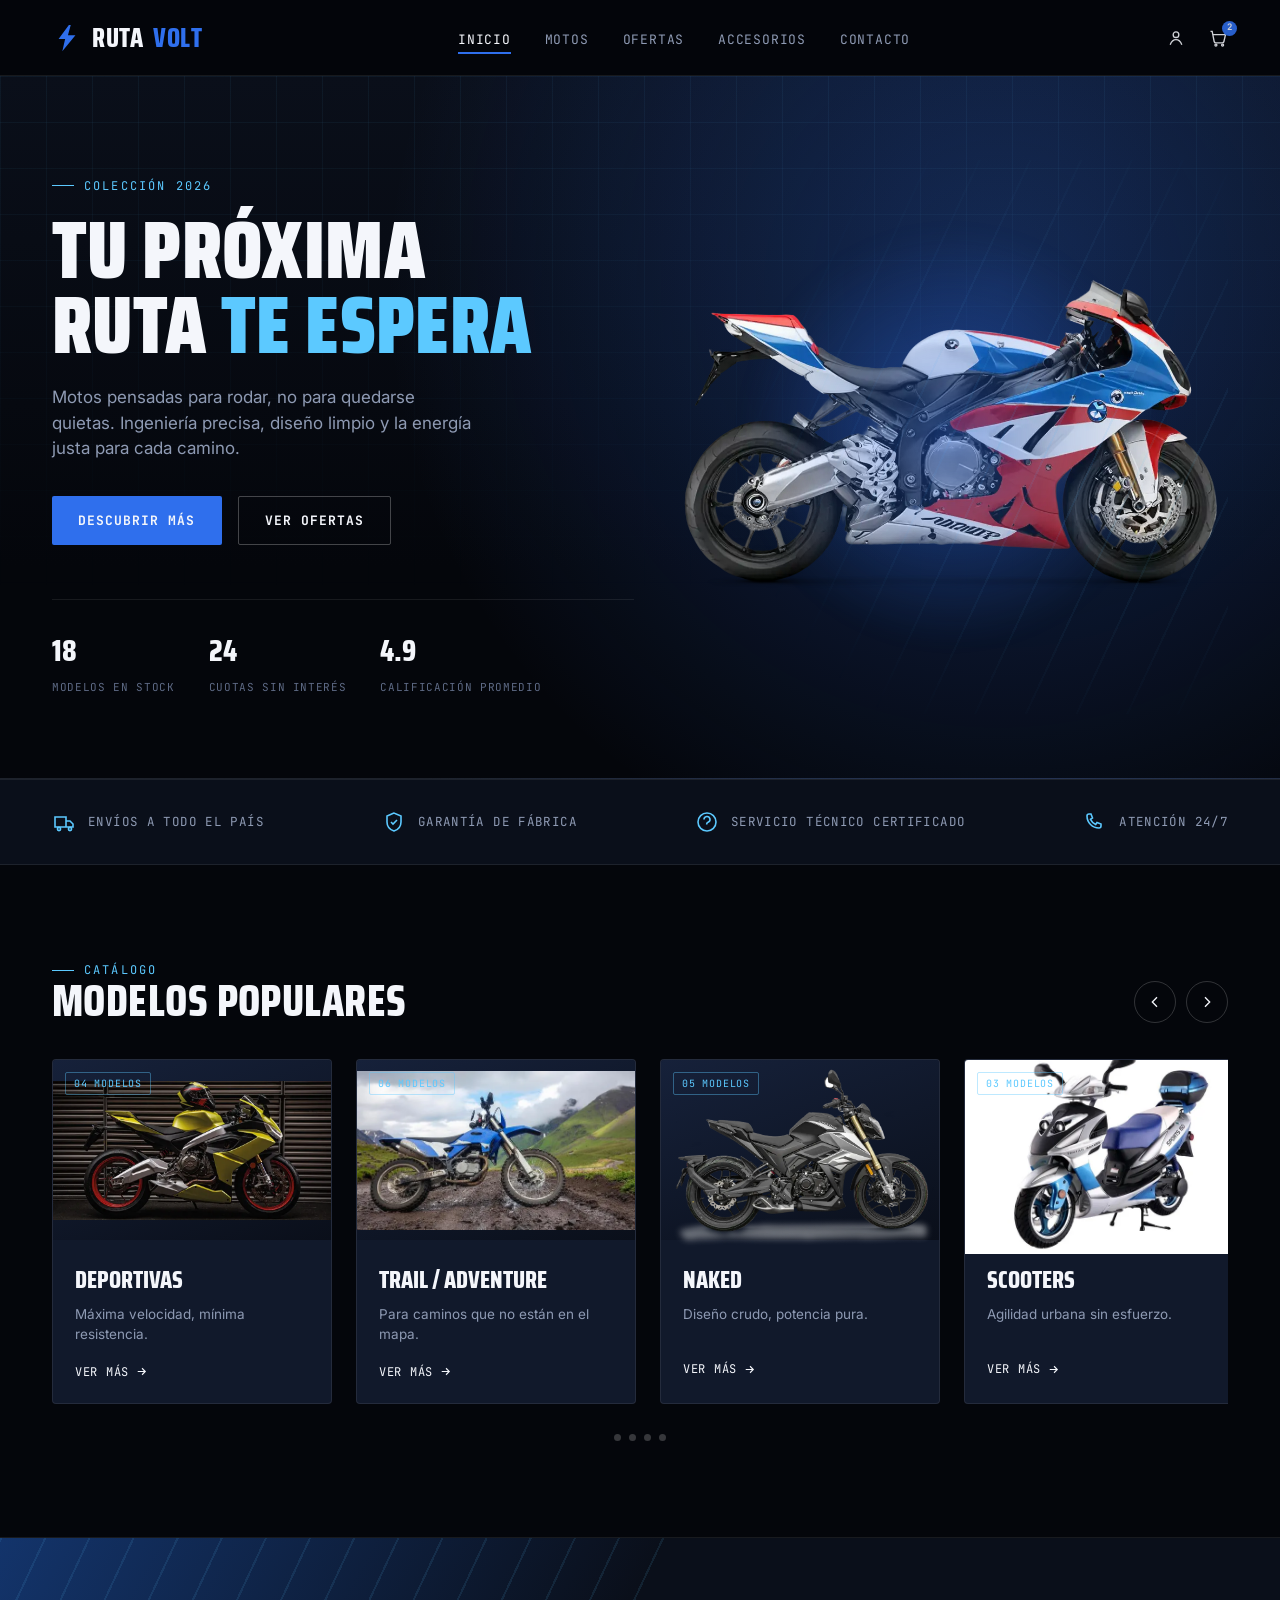
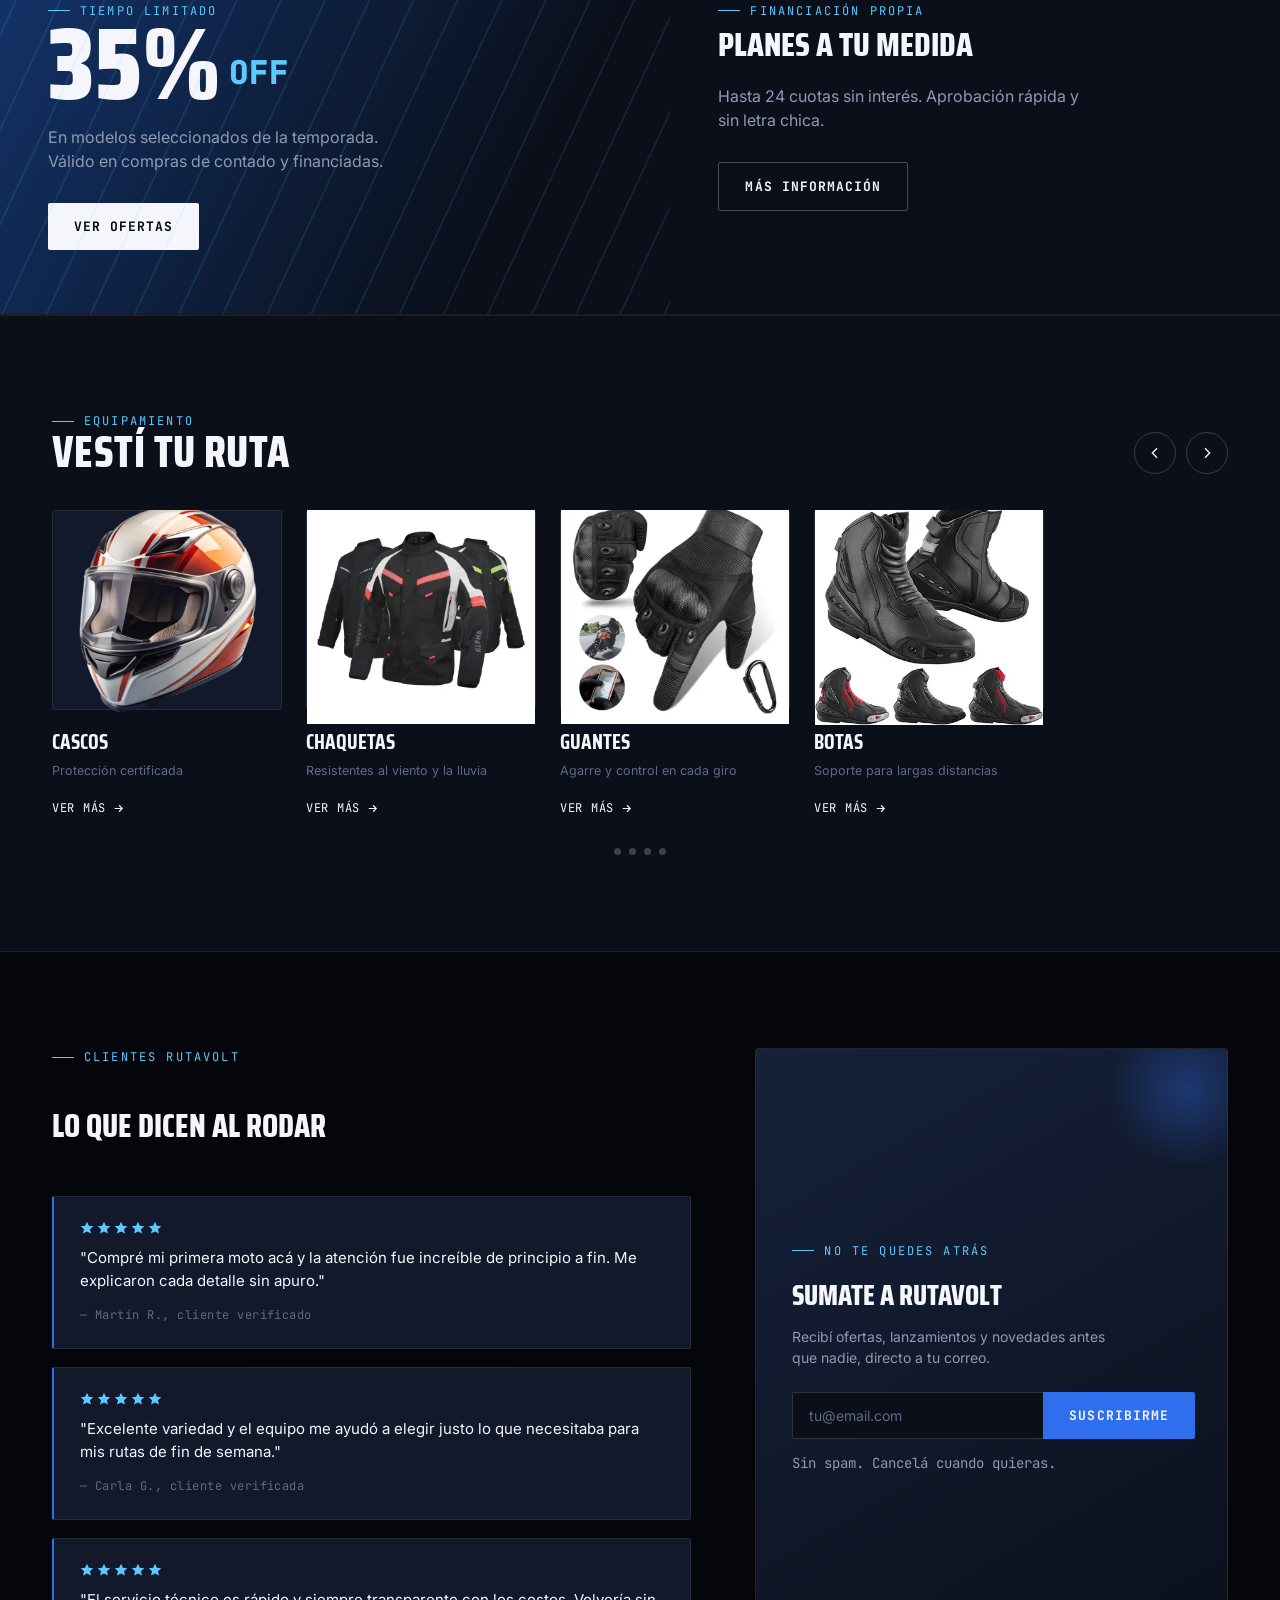
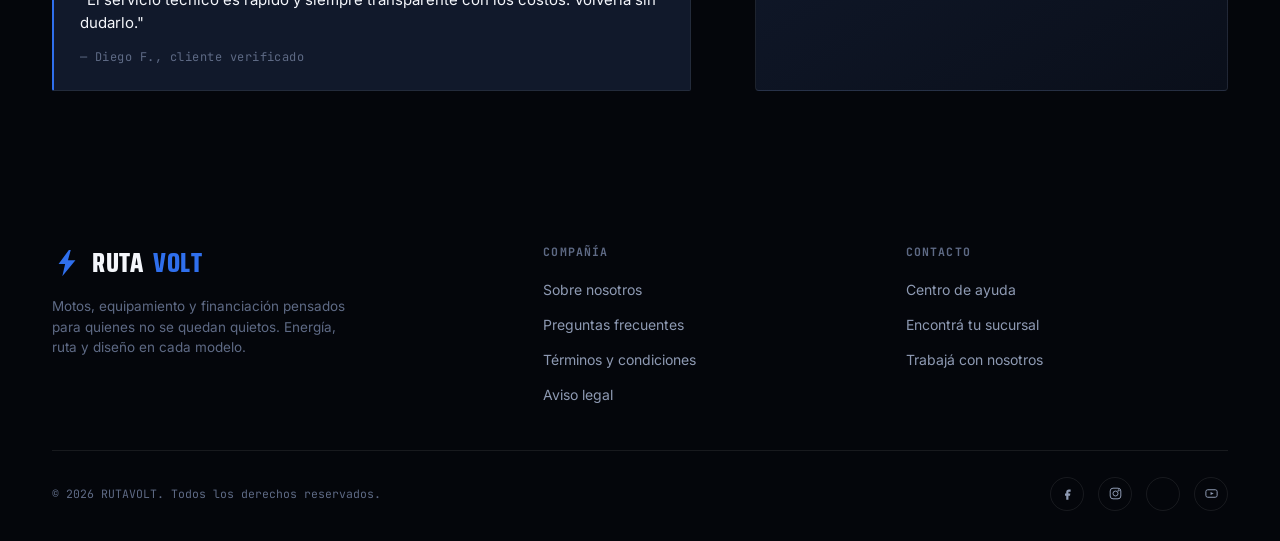
<file: index.html>
<!DOCTYPE html>
<html lang="es">
<head>
<meta charset="UTF-8">
<meta name="viewport" content="width=device-width, initial-scale=1.0">
<title>RUTAVOLT — Motos y Equipamiento</title>
<link rel="preconnect" href="https://fonts.googleapis.com">
<link rel="preconnect" href="https://fonts.gstatic.com" crossorigin>
<link href="https://fonts.googleapis.com/css2?family=Saira+Condensed:wght@600;700;800;900&family=Inter:wght@400;500;600;700&family=JetBrains+Mono:wght@500;700&display=swap" rel="stylesheet">
<link rel="stylesheet" href="css/style.css">
</head>
<body>

<header>
  <div class="wrap nav-row">
    <a href="#" class="logo">
      <svg class="mark" viewBox="0 0 32 32" fill="none" xmlns="http://www.w3.org/2000/svg">
        <path d="M18 2 7 17h7l-3 13 14-17h-8l3-11z" fill="#2F6FED"/>
      </svg>
      RUTA<span>VOLT</span>
    </a>
    <nav class="primary-nav">
      <ul>
        <li><a href="#" class="active">Inicio</a></li>
        <li><a href="catalogo.html">Motos</a></li>
        <li><a href="ofertas.html">Ofertas</a></li>
        <li><a href="equipamiento.html">Accesorios</a></li>
        <li><a href="#contacto">Contacto</a></li>
      </ul>
    </nav>
    <div class="nav-icons">
      <a href="#" aria-label="Cuenta">
        <svg viewBox="0 0 24 24" fill="none" stroke="currentColor" stroke-width="1.6"><circle cx="12" cy="8" r="3.4"/><path d="M5 20c1.6-4 4.2-6 7-6s5.4 2 7 6"/></svg>
      </a>
      <a href="#" class="cart-wrap" aria-label="Carrito">
        <svg viewBox="0 0 24 24" fill="none" stroke="currentColor" stroke-width="1.6"><path d="M3 4h2l2.4 12.2a2 2 0 0 0 2 1.6h7.7a2 2 0 0 0 2-1.6L21 8H6"/><circle cx="9.5" cy="20.5" r="1.2"/><circle cx="17.5" cy="20.5" r="1.2"/></svg>
        <span class="cart-badge">2</span>
      </a>
    </div>
  </div>
</header>

<section class="hero">
  <div class="wrap hero-grid">
    <div>
      <span class="eyebrow">Colección 2026</span>
      <h1>TU PRÓXIMA<br>RUTA <em>TE ESPERA</em></h1>
      <p class="lede">Motos pensadas para rodar, no para quedarse quietas. Ingeniería precisa, diseño limpio y la energía justa para cada camino.</p>
      <div class="hero-ctas">
        <a href="catalogo.html" class="btn btn-primary">Descubrir más</a>
        <a href="ofertas.html" class="btn btn-ghost">Ver ofertas</a>
      </div>
      <div class="hero-stats">
        <div><b>18</b><span>Modelos en stock</span></div>
        <div><b>24</b><span>Cuotas sin interés</span></div>
        <div><b>4.9</b><span>Calificación promedio</span></div>
      </div>
    </div>
    <div class="hero-art">
      <div class="speed-lines"></div>
      <div class="glow"></div>
      <img src="img/ee.webp" alt="Moto eléctrica RUTAVOLT en carretera" class="hero-bike">
    </div>
  </div>
</section>

<div class="trust">
  <div class="wrap">
    <div class="trust-item">
      <svg viewBox="0 0 24 24" fill="none" stroke="currentColor" stroke-width="1.6"><path d="M3 7h11v10H3zM14 11h4l3 3v3h-7z"/><circle cx="7" cy="19" r="1.6"/><circle cx="18" cy="19" r="1.6"/></svg>
      <span>Envíos a todo el país</span>
    </div>
    <div class="trust-item">
      <svg viewBox="0 0 24 24" fill="none" stroke="currentColor" stroke-width="1.6"><path d="M12 3 5 6v6c0 4.5 3 7.7 7 9 4-1.3 7-4.5 7-9V6z"/><path d="M9 12l2 2 4-4"/></svg>
      <span>Garantía de fábrica</span>
    </div>
    <div class="trust-item">
      <svg viewBox="0 0 24 24" fill="none" stroke="currentColor" stroke-width="1.6"><circle cx="12" cy="12" r="9"/><path d="M9 9.5a3 3 0 1 1 4 2.8c-.8.3-1.3.9-1.3 1.7v.5M12 17h.01"/></svg>
      <span>Servicio técnico certificado</span>
    </div>
    <div class="trust-item">
      <svg viewBox="0 0 24 24" fill="none" stroke="currentColor" stroke-width="1.6"><path d="M4 6a2 2 0 0 1 2-2h2l1.5 4-2 1.3a11 11 0 0 0 5.2 5.2L14 12.5 18 14v2a2 2 0 0 1-2 2C9.4 18 4 12.6 4 6z"/></svg>
      <span>Atención 24/7</span>
    </div>
  </div>
</div>

<section class="modelos" id="modelos">
  <div class="wrap">
    <div class="section-head">
      <div>
        <span class="eyebrow">Catálogo</span>
        <h2>Modelos populares</h2>
      </div>
      <div class="carousel-nav">
        <a href="#m1" class="car-btn" aria-label="Anterior"><svg viewBox="0 0 24 24" fill="none" stroke="currentColor" stroke-width="2"><path d="M15 5l-7 7 7 7"/></svg></a>
        <a href="#m4" class="car-btn" aria-label="Siguiente"><svg viewBox="0 0 24 24" fill="none" stroke="currentColor" stroke-width="2"><path d="M9 5l7 7-7 7"/></svg></a>
      </div>
    </div>

    <div class="carousel">
      <div class="carousel-track">

        <article class="model-card corner-frame" id="m1">
          <div class="art">
            <span class="tag">04 modelos</span>
            <img src="img/deportiva.webp" alt="Moto deportiva en pista de carreras" class="model-img">
          </div>
          <div class="body">
            <h3>Deportivas</h3>
            <p>Máxima velocidad, mínima resistencia.</p>
            <div class="row">
              <a href="modelo.html?id=deportivas" class="more-link">Ver más <svg viewBox="0 0 24 24" fill="none" stroke="currentColor" stroke-width="2"><path d="M5 12h14M13 6l6 6-6 6"/></svg></a>
            </div>
          </div>
        </article>

        <article class="model-card corner-frame" id="m2">
          <div class="art">
            <span class="tag">06 modelos</span>
            <img src="img/trail.webp" alt="Moto trail en camino de tierra" class="model-img">
          </div>
          <div class="body">
            <h3>Trail / Adventure</h3>
            <p>Para caminos que no están en el mapa.</p>
            <div class="row">
              <a href="modelo.html?id=trail" class="more-link">Ver más <svg viewBox="0 0 24 24" fill="none" stroke="currentColor" stroke-width="2"><path d="M5 12h14M13 6l6 6-6 6"/></svg></a>
            </div>
          </div>
        </article>

        <article class="model-card corner-frame" id="m3">
          <div class="art">
            <span class="tag">05 modelos</span>
            <img src="img/naked.webp" alt="Moto naked en ciudad" class="model-img">
          </div>
          <div class="body">
            <h3>Naked</h3>
            <p>Diseño crudo, potencia pura.</p>
            <div class="row">
              <a href="modelo.html?id=naked" class="more-link">Ver más <svg viewBox="0 0 24 24" fill="none" stroke="currentColor" stroke-width="2"><path d="M5 12h14M13 6l6 6-6 6"/></svg></a>
            </div>
          </div>
        </article>

        <article class="model-card corner-frame" id="m4">
          <div class="art">
            <span class="tag">03 modelos</span>
            <img src="img/scoters.webp" alt="Scooter eléctrico en ciudad" class="model-img">
          </div>
          <div class="body">
            <h3>Scooters</h3>
            <p>Agilidad urbana sin esfuerzo.</p>
            <div class="row">
              <a href="modelo.html?id=scooters" class="more-link">Ver más <svg viewBox="0 0 24 24" fill="none" stroke="currentColor" stroke-width="2"><path d="M5 12h14M13 6l6 6-6 6"/></svg></a>
            </div>
          </div>
        </article>

      </div>
      <div class="carousel-dots">
        <a href="#m1" aria-label="Ir a Deportivas"></a>
        <a href="#m2" aria-label="Ir a Trail"></a>
        <a href="#m3" aria-label="Ir a Naked"></a>
        <a href="#m4" aria-label="Ir a Scooters"></a>
      </div>
    </div>
  </div>
</section>

<section class="promo" id="ofertas">
  <div class="promo-cell offer">
    <span class="eyebrow">Tiempo limitado</span>
    <div class="big-num">35%<span>OFF</span></div>
    <p>En modelos seleccionados de la temporada. Válido en compras de contado y financiadas.</p>
    <a href="ofertas.html" class="btn btn-light">Ver ofertas</a>
  </div>
  <div class="promo-cell finance">
    <span class="eyebrow">Financiación propia</span>
    <h3>Planes a tu medida</h3>
    <p>Hasta 24 cuotas sin interés. Aprobación rápida y sin letra chica.</p>
    <a href="ofertas.html#financiacion" class="btn btn-ghost">Más información</a>
  </div>
</section>

<section class="gear" id="equipo">
  <div class="wrap">
    <div class="section-head">
      <div>
        <span class="eyebrow">Equipamiento</span>
        <h2>Vestí tu ruta</h2>
      </div>
      <div class="carousel-nav">
        <a href="#e1" class="car-btn" aria-label="Anterior"><svg viewBox="0 0 24 24" fill="none" stroke="currentColor" stroke-width="2"><path d="M15 5l-7 7 7 7"/></svg></a>
        <a href="#e4" class="car-btn" aria-label="Siguiente"><svg viewBox="0 0 24 24" fill="none" stroke="currentColor" stroke-width="2"><path d="M9 5l7 7-7 7"/></svg></a>
      </div>
    </div>

    <div class="carousel">
      <div class="carousel-track">

        <article class="gear-card" id="e1">
          <div class="art">
              <img src="img/casco.webp" alt="Casco de moto en exhibición" class="gear-img">
          </div>
          <h4>Cascos</h4>
          <p>Protección certificada</p>
          <a href="equipamiento.html#cascos" class="more-link">Ver más <svg viewBox="0 0 24 24" fill="none" stroke="currentColor" stroke-width="2" style="width:13px;height:13px;display:inline-block;vertical-align:middle"><path d="M5 12h14M13 6l6 6-6 6"/></svg></a>
        </article>

        <article class="gear-card" id="e2">
          <div class="art">
            <img src="img/chaqueta.webp" alt="Chaqueta de moto en exhibición" class="gear-img">
          </div>
          <h4>Chaquetas</h4>
          <p>Resistentes al viento y la lluvia</p>
          <a href="equipamiento.html#chaquetas" class="more-link">Ver más <svg viewBox="0 0 24 24" fill="none" stroke="currentColor" stroke-width="2" style="width:13px;height:13px;display:inline-block;vertical-align:middle"><path d="M5 12h14M13 6l6 6-6 6"/></svg></a>
        </article>

        <article class="gear-card" id="e3">
          <div class="art">
            <img src="img/guantes.webp" alt="Guantes de moto en exhibición" class="gear-img">
          </div>
          <h4>Guantes</h4>
          <p>Agarre y control en cada giro</p>
          <a href="equipamiento.html#guantes" class="more-link">Ver más <svg viewBox="0 0 24 24" fill="none" stroke="currentColor" stroke-width="2" style="width:13px;height:13px;display:inline-block;vertical-align:middle"><path d="M5 12h14M13 6l6 6-6 6"/></svg></a>
        </article>

        <article class="gear-card" id="e4">
          <div class="art">
            <img src="img/botas.webp" alt="Botas de moto en exhibición" class="gear-img">
          </div>
          <h4>Botas</h4>
          <p>Soporte para largas distancias</p>
          <a href="equipamiento.html#botas" class="more-link">Ver más <svg viewBox="0 0 24 24" fill="none" stroke="currentColor" stroke-width="2" style="width:13px;height:13px;display:inline-block;vertical-align:middle"><path d="M5 12h14M13 6l6 6-6 6"/></svg></a>
        </article>

      </div>
      <div class="carousel-dots">
        <a href="#e1" aria-label="Ir a Cascos"></a>
        <a href="#e2" aria-label="Ir a Chaquetas"></a>
        <a href="#e3" aria-label="Ir a Guantes"></a>
        <a href="#e4" aria-label="Ir a Botas"></a>
      </div>
    </div>
  </div>
</section>

<section class="lower" id="contacto">
  <div class="wrap">
    <div class="testimonials">
      <span class="eyebrow" style="margin-bottom:18px;display:inline-flex">Clientes RutaVolt</span>
      <h2 style="font-family:var(--font-display);font-weight:800;font-size:32px;text-transform:uppercase;margin-bottom:28px;">Lo que dicen al rodar</h2>

      <div class="t-card">
        <div class="stars">
          <svg viewBox="0 0 20 20" fill="currentColor"><path d="M10 1l2.6 5.9 6.4.6-4.8 4.3 1.5 6.2L10 14.9 4.3 18l1.5-6.2L1 7.5l6.4-.6z"/></svg>
          <svg viewBox="0 0 20 20" fill="currentColor"><path d="M10 1l2.6 5.9 6.4.6-4.8 4.3 1.5 6.2L10 14.9 4.3 18l1.5-6.2L1 7.5l6.4-.6z"/></svg>
          <svg viewBox="0 0 20 20" fill="currentColor"><path d="M10 1l2.6 5.9 6.4.6-4.8 4.3 1.5 6.2L10 14.9 4.3 18l1.5-6.2L1 7.5l6.4-.6z"/></svg>
          <svg viewBox="0 0 20 20" fill="currentColor"><path d="M10 1l2.6 5.9 6.4.6-4.8 4.3 1.5 6.2L10 14.9 4.3 18l1.5-6.2L1 7.5l6.4-.6z"/></svg>
          <svg viewBox="0 0 20 20" fill="currentColor"><path d="M10 1l2.6 5.9 6.4.6-4.8 4.3 1.5 6.2L10 14.9 4.3 18l1.5-6.2L1 7.5l6.4-.6z"/></svg>
        </div>
        <p>"Compré mi primera moto acá y la atención fue increíble de principio a fin. Me explicaron cada detalle sin apuro."</p>
        <footer>— Martín R., cliente verificado</footer>
      </div>

      <div class="t-card">
        <div class="stars">
          <svg viewBox="0 0 20 20" fill="currentColor"><path d="M10 1l2.6 5.9 6.4.6-4.8 4.3 1.5 6.2L10 14.9 4.3 18l1.5-6.2L1 7.5l6.4-.6z"/></svg>
          <svg viewBox="0 0 20 20" fill="currentColor"><path d="M10 1l2.6 5.9 6.4.6-4.8 4.3 1.5 6.2L10 14.9 4.3 18l1.5-6.2L1 7.5l6.4-.6z"/></svg>
          <svg viewBox="0 0 20 20" fill="currentColor"><path d="M10 1l2.6 5.9 6.4.6-4.8 4.3 1.5 6.2L10 14.9 4.3 18l1.5-6.2L1 7.5l6.4-.6z"/></svg>
          <svg viewBox="0 0 20 20" fill="currentColor"><path d="M10 1l2.6 5.9 6.4.6-4.8 4.3 1.5 6.2L10 14.9 4.3 18l1.5-6.2L1 7.5l6.4-.6z"/></svg>
          <svg viewBox="0 0 20 20" fill="currentColor"><path d="M10 1l2.6 5.9 6.4.6-4.8 4.3 1.5 6.2L10 14.9 4.3 18l1.5-6.2L1 7.5l6.4-.6z"/></svg>
        </div>
        <p>"Excelente variedad y el equipo me ayudó a elegir justo lo que necesitaba para mis rutas de fin de semana."</p>
        <footer>— Carla G., cliente verificada</footer>
      </div>

      <div class="t-card">
        <div class="stars">
          <svg viewBox="0 0 20 20" fill="currentColor"><path d="M10 1l2.6 5.9 6.4.6-4.8 4.3 1.5 6.2L10 14.9 4.3 18l1.5-6.2L1 7.5l6.4-.6z"/></svg>
          <svg viewBox="0 0 20 20" fill="currentColor"><path d="M10 1l2.6 5.9 6.4.6-4.8 4.3 1.5 6.2L10 14.9 4.3 18l1.5-6.2L1 7.5l6.4-.6z"/></svg>
          <svg viewBox="0 0 20 20" fill="currentColor"><path d="M10 1l2.6 5.9 6.4.6-4.8 4.3 1.5 6.2L10 14.9 4.3 18l1.5-6.2L1 7.5l6.4-.6z"/></svg>
          <svg viewBox="0 0 20 20" fill="currentColor"><path d="M10 1l2.6 5.9 6.4.6-4.8 4.3 1.5 6.2L10 14.9 4.3 18l1.5-6.2L1 7.5l6.4-.6z"/></svg>
          <svg viewBox="0 0 20 20" fill="currentColor"><path d="M10 1l2.6 5.9 6.4.6-4.8 4.3 1.5 6.2L10 14.9 4.3 18l1.5-6.2L1 7.5l6.4-.6z"/></svg>
        </div>
        <p>"El servicio técnico es rápido y siempre transparente con los costos. Volvería sin dudarlo."</p>
        <footer>— Diego F., cliente verificado</footer>
      </div>
    </div>

    <div class="newsletter">
      <span class="eyebrow" style="margin-bottom:14px;display:inline-flex">No te quedes atrás</span>
      <h3>Sumate a RutaVolt</h3>
      <p>Recibí ofertas, lanzamientos y novedades antes que nadie, directo a tu correo.</p>
      <form class="news-form" onsubmit="return false;">
        <input type="email" placeholder="tu@email.com" required>
        <button class="btn btn-primary" type="submit">Suscribirme</button>
      </form>
      <p class="news-fine">Sin spam. Cancelá cuando quieras.</p>
    </div>
  </div>
</section>

<footer class="site-footer">
  <div class="wrap">
    <div class="foot-grid">
      <div>
        <a href="#" class="logo">
          <svg class="mark" viewBox="0 0 32 32" fill="none" xmlns="http://www.w3.org/2000/svg">
            <path d="M18 2 7 17h7l-3 13 14-17h-8l3-11z" fill="#2F6FED"/>
          </svg>
          RUTA<span style="color:#2F6FED">VOLT</span>
        </a>
        <p>Motos, equipamiento y financiación pensados para quienes no se quedan quietos. Energía, ruta y diseño en cada modelo.</p>
      </div>
      <div class="foot-col">
        <h5>Compañía</h5>
        <ul>
          <li><a href="#">Sobre nosotros</a></li>
          <li><a href="#">Preguntas frecuentes</a></li>
          <li><a href="#">Términos y condiciones</a></li>
          <li><a href="#">Aviso legal</a></li>
        </ul>
      </div>
      <div class="foot-col">
        <h5>Contacto</h5>
        <ul>
          <li><a href="#">Centro de ayuda</a></li>
          <li><a href="#">Encontrá tu sucursal</a></li>
          <li><a href="#">Trabajá con nosotros</a></li>
        </ul>
      </div>
    </div>
    <div class="foot-bottom">
      <p>© 2026 RUTAVOLT. Todos los derechos reservados.</p>
      <div class="social">
        <a href="#" aria-label="Facebook"><svg viewBox="0 0 24 24" fill="currentColor"><path d="M14 9h3V5.5h-3C11.8 5.5 10 7.3 10 9.5V12H8v3.5h2V22h3.5v-6.5H16l.5-3.5h-3V9.7c0-.5.4-.7.5-.7z"/></svg></a>
        <a href="#" aria-label="Instagram"><svg viewBox="0 0 24 24" fill="none" stroke="currentColor" stroke-width="1.6"><rect x="3.5" y="3.5" width="17" height="17" rx="4.5"/><circle cx="12" cy="12" r="4"/><circle cx="17" cy="7" r="1"/></svg></a>
        <a href="#" aria-label="X"><svg viewBox="0 0 24 24" fill="currentColor"><path d="M4 4l16 16M20 4 4 20"/></svg></a>
        <a href="#" aria-label="YouTube"><svg viewBox="0 0 24 24" fill="none" stroke="currentColor" stroke-width="1.6"><rect x="3" y="6" width="18" height="12" rx="3"/><path d="M10.5 9.5l5 2.5-5 2.5z" fill="currentColor" stroke="none"/></svg></a>
      </div>
    </div>
  </div>
</footer>

</body>
</html>
</file>
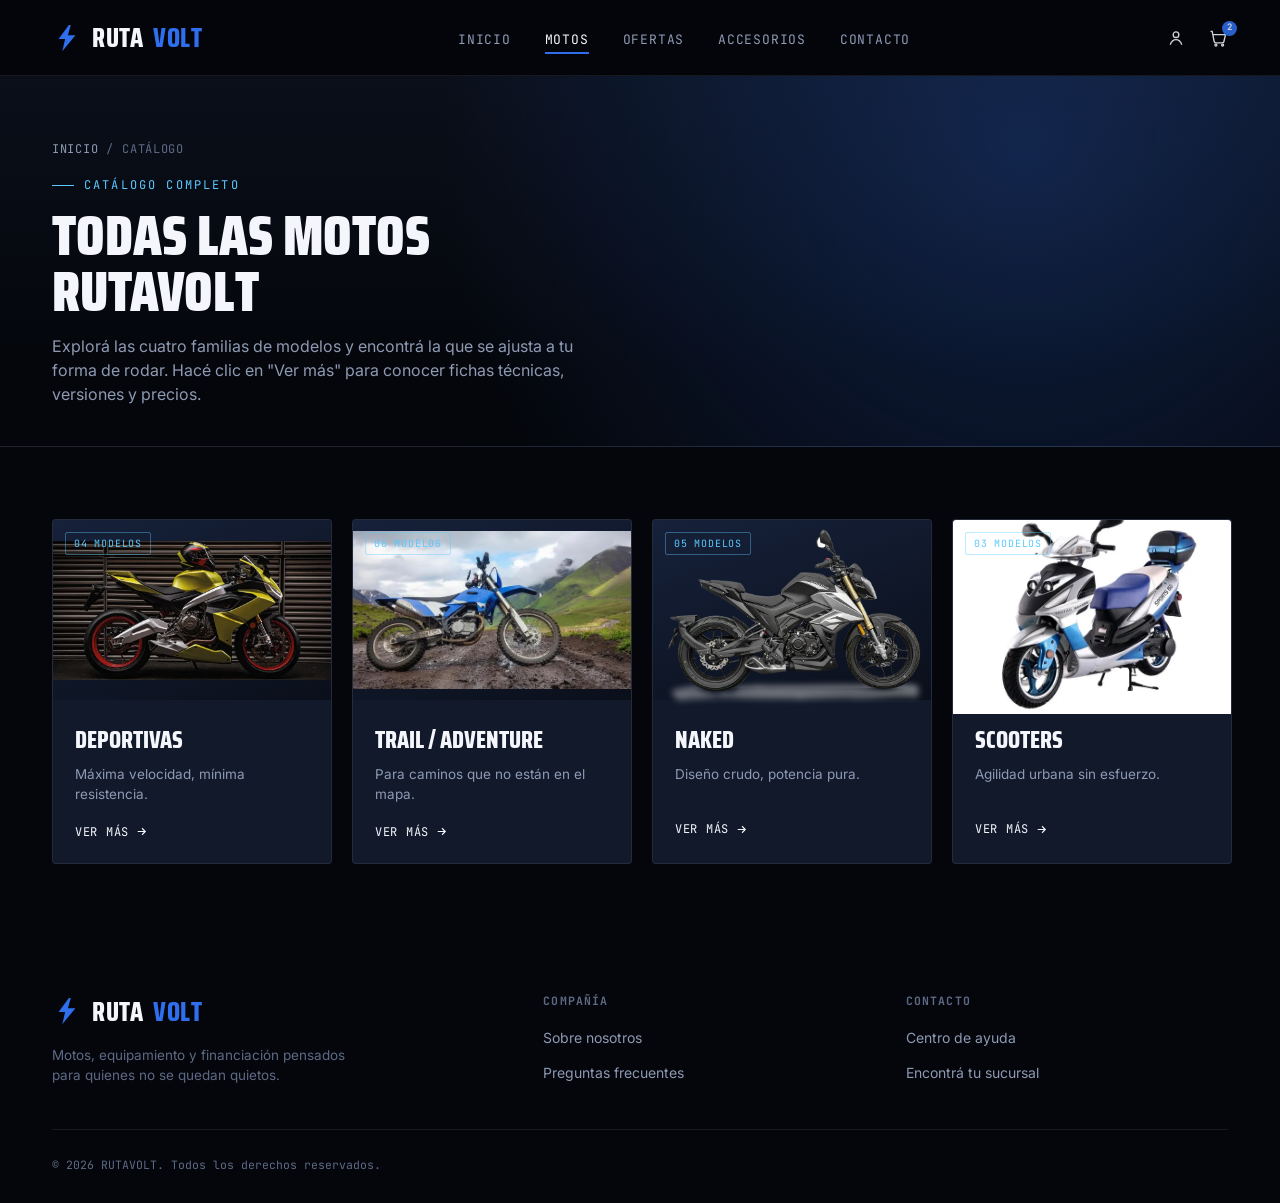
<file: catalogo.html>
<!DOCTYPE html>
<html lang="es">
<head>
<meta charset="UTF-8">
<meta name="viewport" content="width=device-width, initial-scale=1.0">
<title>Catálogo de Motos — RUTAVOLT</title>
<link rel="preconnect" href="https://fonts.googleapis.com">
<link rel="preconnect" href="https://fonts.gstatic.com" crossorigin>
<link href="https://fonts.googleapis.com/css2?family=Saira+Condensed:wght@600;700;800;900&family=Inter:wght@400;500;600;700&family=JetBrains+Mono:wght@500;700&display=swap" rel="stylesheet">
<link rel="stylesheet" href="css/style.css">
</head>
<body>

<header>
  <div class="wrap nav-row">
    <a href="index.html" class="logo">
      <svg class="mark" viewBox="0 0 32 32" fill="none" xmlns="http://www.w3.org/2000/svg">
        <path d="M18 2 7 17h7l-3 13 14-17h-8l3-11z" fill="#2F6FED"/>
      </svg>
      RUTA<span>VOLT</span>
    </a>
    <nav class="primary-nav">
      <ul>
        <li><a href="index.html">Inicio</a></li>
        <li><a href="catalogo.html" class="active">Motos</a></li>
        <li><a href="ofertas.html">Ofertas</a></li>
        <li><a href="equipamiento.html">Accesorios</a></li>
        <li><a href="index.html#contacto">Contacto</a></li>
      </ul>
    </nav>
    <div class="nav-icons">
      <a href="#" aria-label="Cuenta">
        <svg viewBox="0 0 24 24" fill="none" stroke="currentColor" stroke-width="1.6"><circle cx="12" cy="8" r="3.4"/><path d="M5 20c1.6-4 4.2-6 7-6s5.4 2 7 6"/></svg>
      </a>
      <a href="#" class="cart-wrap" aria-label="Carrito">
        <svg viewBox="0 0 24 24" fill="none" stroke="currentColor" stroke-width="1.6"><path d="M3 4h2l2.4 12.2a2 2 0 0 0 2 1.6h7.7a2 2 0 0 0 2-1.6L21 8H6"/><circle cx="9.5" cy="20.5" r="1.2"/><circle cx="17.5" cy="20.5" r="1.2"/></svg>
        <span class="cart-badge">2</span>
      </a>
    </div>
  </div>
</header>

<section class="page-hero">
  <div class="wrap">
    <div class="breadcrumb"><a href="index.html">Inicio</a> / <span>Catálogo</span></div>
    <span class="eyebrow">Catálogo completo</span>
    <h1>Todas las motos<br>RUTAVOLT</h1>
    <p class="lede">Explorá las cuatro familias de modelos y encontrá la que se ajusta a tu forma de rodar. Hacé clic en "Ver más" para conocer fichas técnicas, versiones y precios.</p>
  </div>
</section>

<section class="grid-section">
  <div class="wrap">
    <div class="card-grid">

      <article class="model-card corner-frame">
        <div class="art">
          <span class="tag">04 modelos</span>
            <img src="img/deportiva.webp" alt="Moto deportiva en carretera" class="model-img">
        </div>
        <div class="body">
          <h3>Deportivas</h3>
          <p>Máxima velocidad, mínima resistencia.</p>
          <div class="row">
            <a href="modelo.html?id=deportivas" class="more-link">Ver más <svg viewBox="0 0 24 24" fill="none" stroke="currentColor" stroke-width="2"><path d="M5 12h14M13 6l6 6-6 6"/></svg></a>
          </div>
        </div>
      </article>

      <article class="model-card corner-frame">
        <div class="art">
          <span class="tag">06 modelos</span>
          <img src="img/trail.webp" alt="Moto trail en camino de tierra" class="model-img">
        </div>
        <div class="body">
          <h3>Trail / Adventure</h3>
          <p>Para caminos que no están en el mapa.</p>
          <div class="row">
            <a href="modelo.html?id=trail" class="more-link">Ver más <svg viewBox="0 0 24 24" fill="none" stroke="currentColor" stroke-width="2"><path d="M5 12h14M13 6l6 6-6 6"/></svg></a>
          </div>
        </div>
      </article>

      <article class="model-card corner-frame">
        <div class="art">
          <span class="tag">05 modelos</span>
          <img src="img/naked.webp" alt="Moto naked en ciudad" class="model-img">
        </div>
        <div class="body">
          <h3>Naked</h3>
          <p>Diseño crudo, potencia pura.</p>
          <div class="row">
            <a href="modelo.html?id=naked" class="more-link">Ver más <svg viewBox="0 0 24 24" fill="none" stroke="currentColor" stroke-width="2"><path d="M5 12h14M13 6l6 6-6 6"/></svg></a>
          </div>
        </div>
      </article>

      <article class="model-card corner-frame">
        <div class="art">
          <span class="tag">03 modelos</span>
          <img src="img/scoters.webp" alt="Scooter eléctrico en ciudad" class="model-img">
        </div>
        <div class="body">
          <h3>Scooters</h3>
          <p>Agilidad urbana sin esfuerzo.</p>
          <div class="row">
            <a href="modelo.html?id=scooters" class="more-link">Ver más <svg viewBox="0 0 24 24" fill="none" stroke="currentColor" stroke-width="2"><path d="M5 12h14M13 6l6 6-6 6"/></svg></a>
          </div>
        </div>
      </article>

    </div>
  </div>
</section>

<footer class="site-footer">
  <div class="wrap">
    <div class="foot-grid">
      <div>
        <a href="index.html" class="logo">
          <svg class="mark" viewBox="0 0 32 32" fill="none" xmlns="http://www.w3.org/2000/svg">
            <path d="M18 2 7 17h7l-3 13 14-17h-8l3-11z" fill="#2F6FED"/>
          </svg>
          RUTA<span style="color:#2F6FED">VOLT</span>
        </a>
        <p>Motos, equipamiento y financiación pensados para quienes no se quedan quietos.</p>
      </div>
      <div class="foot-col">
        <h5>Compañía</h5>
        <ul>
          <li><a href="#">Sobre nosotros</a></li>
          <li><a href="#">Preguntas frecuentes</a></li>
        </ul>
      </div>
      <div class="foot-col">
        <h5>Contacto</h5>
        <ul>
          <li><a href="#">Centro de ayuda</a></li>
          <li><a href="#">Encontrá tu sucursal</a></li>
        </ul>
      </div>
    </div>
    <div class="foot-bottom">
      <p>© 2026 RUTAVOLT. Todos los derechos reservados.</p>
    </div>
  </div>
</footer>

</body>
</html>
</file>
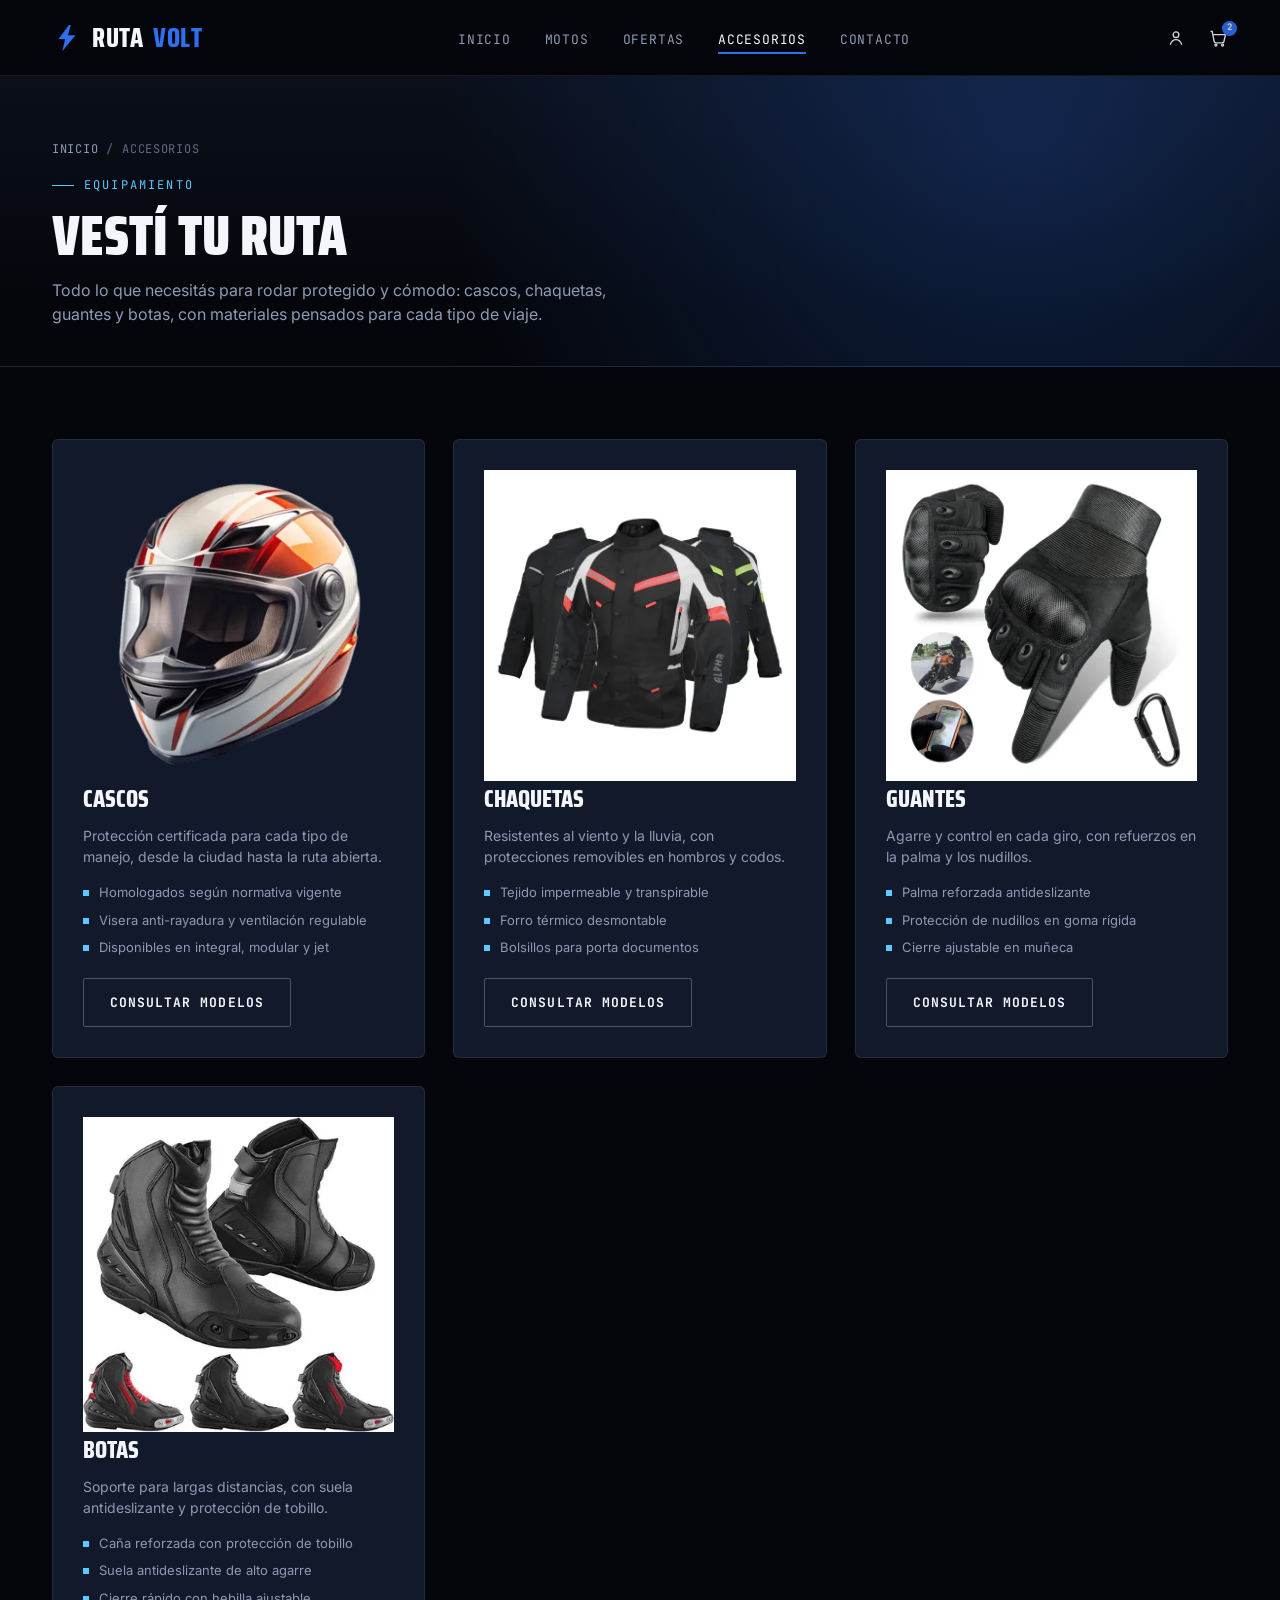
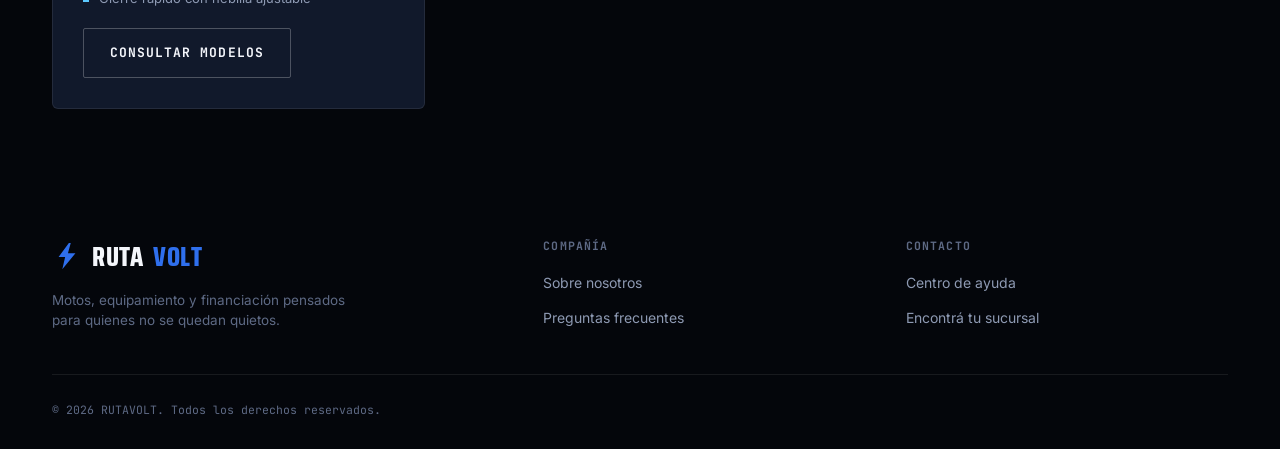
<file: equipamiento.html>
<!DOCTYPE html>
<html lang="es">
<head>
<meta charset="UTF-8">
<meta name="viewport" content="width=device-width, initial-scale=1.0">
<title>Equipamiento — RUTAVOLT</title>
<link rel="preconnect" href="https://fonts.googleapis.com">
<link rel="preconnect" href="https://fonts.gstatic.com" crossorigin>
<link href="https://fonts.googleapis.com/css2?family=Saira+Condensed:wght@600;700;800;900&family=Inter:wght@400;500;600;700&family=JetBrains+Mono:wght@500;700&display=swap" rel="stylesheet">
<link rel="stylesheet" href="css/style.css">
</head>
<body>

<header>
  <div class="wrap nav-row">
    <a href="index.html" class="logo">
      <svg class="mark" viewBox="0 0 32 32" fill="none" xmlns="http://www.w3.org/2000/svg">
        <path d="M18 2 7 17h7l-3 13 14-17h-8l3-11z" fill="#2F6FED"/>
      </svg>
      RUTA<span>VOLT</span>
    </a>
    <nav class="primary-nav">
      <ul>
        <li><a href="index.html">Inicio</a></li>
        <li><a href="catalogo.html">Motos</a></li>
        <li><a href="ofertas.html">Ofertas</a></li>
        <li><a href="equipamiento.html" class="active">Accesorios</a></li>
        <li><a href="index.html#contacto">Contacto</a></li>
      </ul>
    </nav>
    <div class="nav-icons">
      <a href="#" aria-label="Cuenta">
        <svg viewBox="0 0 24 24" fill="none" stroke="currentColor" stroke-width="1.6"><circle cx="12" cy="8" r="3.4"/><path d="M5 20c1.6-4 4.2-6 7-6s5.4 2 7 6"/></svg>
      </a>
      <a href="#" class="cart-wrap" aria-label="Carrito">
        <svg viewBox="0 0 24 24" fill="none" stroke="currentColor" stroke-width="1.6"><path d="M3 4h2l2.4 12.2a2 2 0 0 0 2 1.6h7.7a2 2 0 0 0 2-1.6L21 8H6"/><circle cx="9.5" cy="20.5" r="1.2"/><circle cx="17.5" cy="20.5" r="1.2"/></svg>
        <span class="cart-badge">2</span>
      </a>
    </div>
  </div>
</header>

<section class="page-hero">
  <div class="wrap">
    <div class="breadcrumb"><a href="index.html">Inicio</a> / <span>Accesorios</span></div>
    <span class="eyebrow">Equipamiento</span>
    <h1>Vestí tu ruta</h1>
    <p class="lede">Todo lo que necesitás para rodar protegido y cómodo: cascos, chaquetas, guantes y botas, con materiales pensados para cada tipo de viaje.</p>
  </div>
</section>

<section class="grid-section">
  <div class="wrap">
    <div class="gear-detail-grid">

      <article class="gear-detail-card" id="cascos">
        <div class="arti">
          <img src="img/casco.webp" alt="Casco de moto">
        </div>
        <h3>Cascos</h3>
        <p>Protección certificada para cada tipo de manejo, desde la ciudad hasta la ruta abierta.</p>
        <ul>
          <li>Homologados según normativa vigente</li>
          <li>Visera anti-rayadura y ventilación regulable</li>
          <li>Disponibles en integral, modular y jet</li>
        </ul>
        <a href="index.html#contacto" class="btn btn-ghost">Consultar modelos</a>
      </article>

      <article class="gear-detail-card" id="chaquetas">
        <div class="arti">
          <img src="img/chaqueta.webp" alt="Chaqueta de moto colgada en exhibición">
        </div>
        <h3>Chaquetas</h3>
        <p>Resistentes al viento y la lluvia, con protecciones removibles en hombros y codos.</p>
        <ul>
          <li>Tejido impermeable y transpirable</li>
          <li>Forro térmico desmontable</li>
          <li>Bolsillos para porta documentos</li>
        </ul>
        <a href="index.html#contacto" class="btn btn-ghost">Consultar modelos</a>
      </article>

      <article class="gear-detail-card" id="guantes">
        <div class="arti">
          <img src="img/guantes.webp" alt="Guantes de moto en exhibición" class="gear-img">
        </div>
        <h3>Guantes</h3>
        <p>Agarre y control en cada giro, con refuerzos en la palma y los nudillos.</p>
        <ul>
          <li>Palma reforzada antideslizante</li>
          <li>Protección de nudillos en goma rígida</li>
          <li>Cierre ajustable en muñeca</li>
        </ul>
        <a href="index.html#contacto" class="btn btn-ghost">Consultar modelos</a>
      </article>

      <article class="gear-detail-card" id="botas">
        <div class="arti">
          <img src="img/botas.webp" alt="Botas de moto en exhibición" class="gear-img">
        </div>
        <h3>Botas</h3>
        <p>Soporte para largas distancias, con suela antideslizante y protección de tobillo.</p>
        <ul>
          <li>Caña reforzada con protección de tobillo</li>
          <li>Suela antideslizante de alto agarre</li>
          <li>Cierre rápido con hebilla ajustable</li>
        </ul>
        <a href="index.html#contacto" class="btn btn-ghost">Consultar modelos</a>
      </article>

    </div>
  </div>
</section>

<footer class="site-footer">
  <div class="wrap">
    <div class="foot-grid">
      <div>
        <a href="index.html" class="logo">
          <svg class="mark" viewBox="0 0 32 32" fill="none" xmlns="http://www.w3.org/2000/svg">
            <path d="M18 2 7 17h7l-3 13 14-17h-8l3-11z" fill="#2F6FED"/>
          </svg>
          RUTA<span style="color:#2F6FED">VOLT</span>
        </a>
        <p>Motos, equipamiento y financiación pensados para quienes no se quedan quietos.</p>
      </div>
      <div class="foot-col">
        <h5>Compañía</h5>
        <ul>
          <li><a href="#">Sobre nosotros</a></li>
          <li><a href="#">Preguntas frecuentes</a></li>
        </ul>
      </div>
      <div class="foot-col">
        <h5>Contacto</h5>
        <ul>
          <li><a href="#">Centro de ayuda</a></li>
          <li><a href="#">Encontrá tu sucursal</a></li>
        </ul>
      </div>
    </div>
    <div class="foot-bottom">
      <p>© 2026 RUTAVOLT. Todos los derechos reservados.</p>
    </div>
  </div>
</footer>

</body>
</html>
</file>
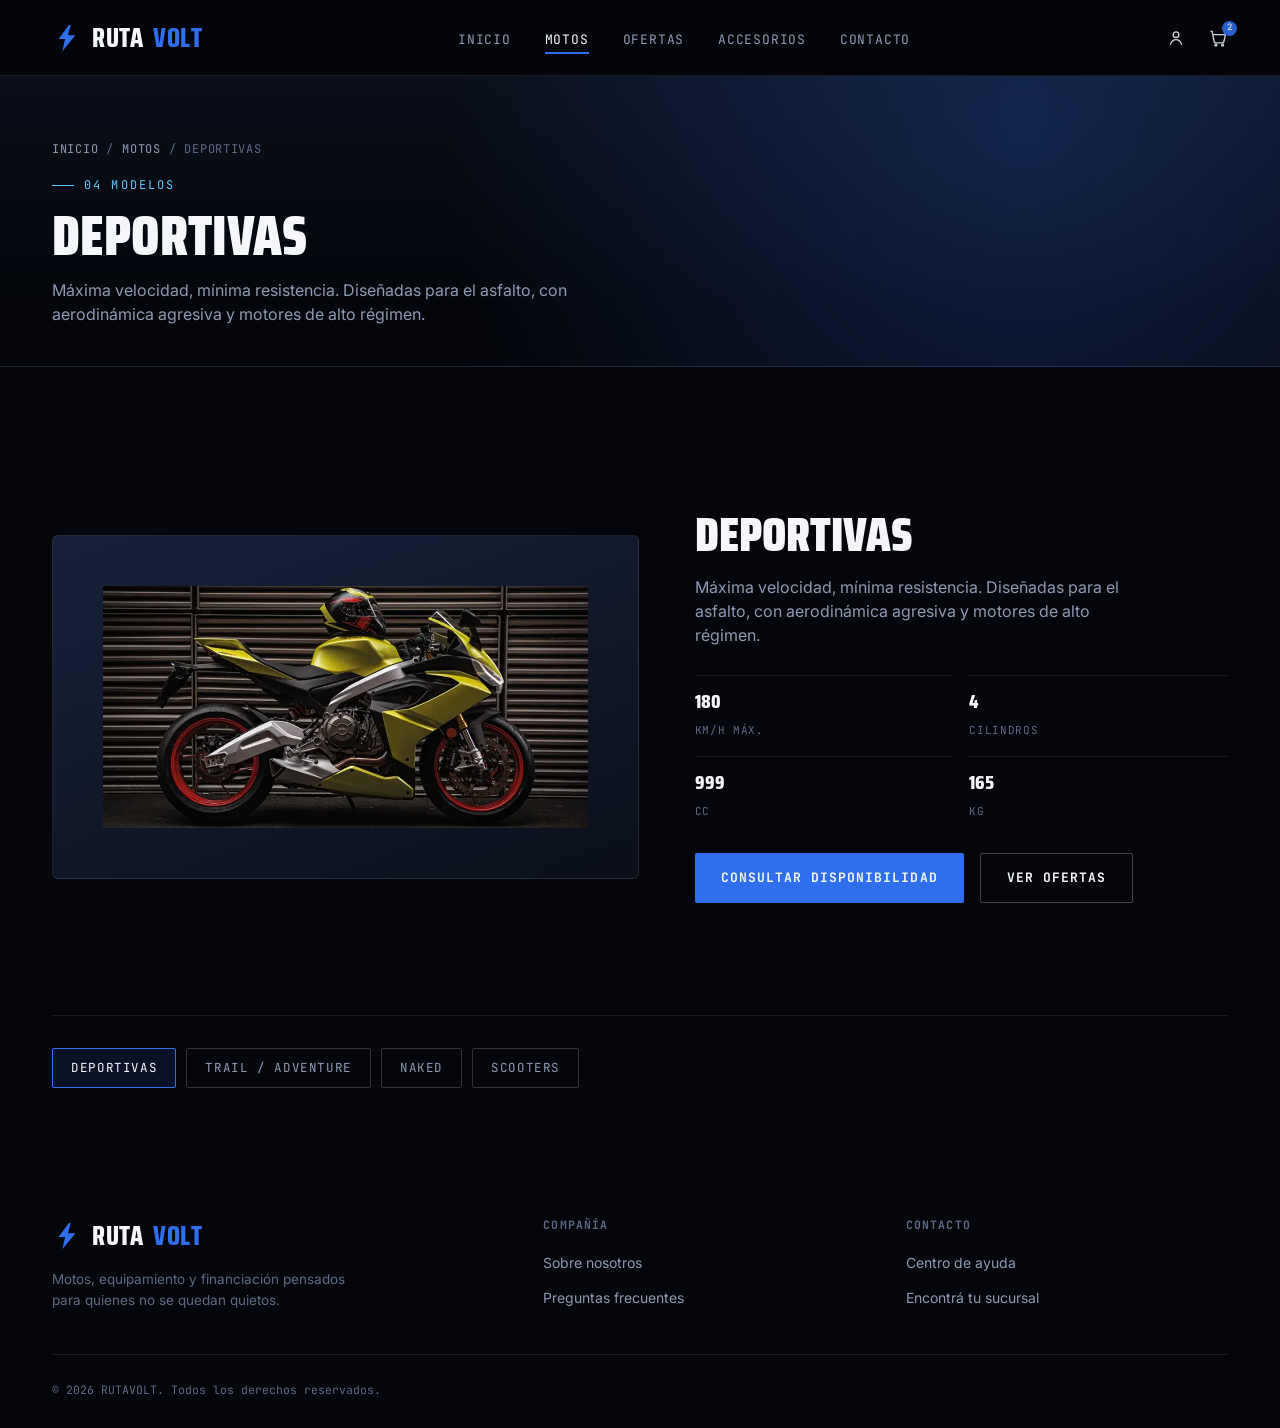
<file: modelo.html>
<!doctype html>
<html lang="es">
  <head>
    <meta charset="UTF-8" />
    <meta name="viewport" content="width=device-width, initial-scale=1.0" />
    <title>Modelo — RUTAVOLT</title>
    <link rel="preconnect" href="https://fonts.googleapis.com" />
    <link rel="preconnect" href="https://fonts.gstatic.com" crossorigin />
    <link
      href="https://fonts.googleapis.com/css2?family=Saira+Condensed:wght@600;700;800;900&family=Inter:wght@400;500;600;700&family=JetBrains+Mono:wght@500;700&display=swap"
      rel="stylesheet"
    />
    <link rel="stylesheet" href="css/style.css" />
  </head>
  <body>
    <header>
      <div class="wrap nav-row">
        <a href="index.html" class="logo">
          <svg
            class="mark"
            viewBox="0 0 32 32"
            fill="none"
            xmlns="http://www.w3.org/2000/svg"
          >
            <path d="M18 2 7 17h7l-3 13 14-17h-8l3-11z" fill="#2F6FED" />
          </svg>
          RUTA<span>VOLT</span>
        </a>
        <nav class="primary-nav">
          <ul>
            <li><a href="index.html">Inicio</a></li>
            <li><a href="catalogo.html" class="active">Motos</a></li>
            <li><a href="ofertas.html">Ofertas</a></li>
            <li><a href="equipamiento.html">Accesorios</a></li>
            <li><a href="index.html#contacto">Contacto</a></li>
          </ul>
        </nav>
        <div class="nav-icons">
          <a href="#" aria-label="Cuenta">
            <svg
              viewBox="0 0 24 24"
              fill="none"
              stroke="currentColor"
              stroke-width="1.6"
            >
              <circle cx="12" cy="8" r="3.4" />
              <path d="M5 20c1.6-4 4.2-6 7-6s5.4 2 7 6" />
            </svg>
          </a>
          <a href="#" class="cart-wrap" aria-label="Carrito">
            <svg
              viewBox="0 0 24 24"
              fill="none"
              stroke="currentColor"
              stroke-width="1.6"
            >
              <path
                d="M3 4h2l2.4 12.2a2 2 0 0 0 2 1.6h7.7a2 2 0 0 0 2-1.6L21 8H6"
              />
              <circle cx="9.5" cy="20.5" r="1.2" />
              <circle cx="17.5" cy="20.5" r="1.2" />
            </svg>
            <span class="cart-badge">2</span>
          </a>
        </div>
      </div>
    </header>

    <section class="page-hero">
      <div class="wrap">
        <div class="breadcrumb">
          <a href="index.html">Inicio</a> / <a href="catalogo.html">Motos</a> /
          <span id="bc-name">Modelo</span>
        </div>
        <span class="eyebrow" id="m-tag">Catálogo</span>
        <h1 id="m-title">Cargando…</h1>
        <p class="lede" id="m-desc"></p>
      </div>
    </section>

    <section class="grid-section">
      <div class="wrap">
        <div class="model-detail">
          <div class="art-box" id="m-art"></div>
          <div>
            <h2 id="m-title-2"></h2>
            <p class="desc" id="m-desc-2"></p>
            <div class="spec-grid" id="m-specs"></div>
            <div class="hero-ctas">
              <a href="index.html#contacto" class="btn btn-primary"
                >Consultar disponibilidad</a
              >
              <a href="ofertas.html" class="btn btn-ghost">Ver ofertas</a>
            </div>
          </div>
        </div>

        <div class="model-tabs" id="m-tabs"></div>
      </div>
    </section>

    <footer class="site-footer">
      <div class="wrap">
        <div class="foot-grid">
          <div>
            <a href="index.html" class="logo">
              <svg
                class="mark"
                viewBox="0 0 32 32"
                fill="none"
                xmlns="http://www.w3.org/2000/svg"
              >
                <path d="M18 2 7 17h7l-3 13 14-17h-8l3-11z" fill="#2F6FED" />
              </svg>
              RUTA<span style="color: #2f6fed">VOLT</span>
            </a>
            <p>
              Motos, equipamiento y financiación pensados para quienes no se
              quedan quietos.
            </p>
          </div>
          <div class="foot-col">
            <h5>Compañía</h5>
            <ul>
              <li><a href="#">Sobre nosotros</a></li>
              <li><a href="#">Preguntas frecuentes</a></li>
            </ul>
          </div>
          <div class="foot-col">
            <h5>Contacto</h5>
            <ul>
              <li><a href="#">Centro de ayuda</a></li>
              <li><a href="#">Encontrá tu sucursal</a></li>
            </ul>
          </div>
        </div>
        <div class="foot-bottom">
          <p>© 2026 RUTAVOLT. Todos los derechos reservados.</p>
        </div>
      </div>
    </footer>

    <script>
      const modelos = {
        deportivas: {
          nombre: "Deportivas",
          tag: "04 modelos",
          desc: "Máxima velocidad, mínima resistencia. Diseñadas para el asfalto, con aerodinámica agresiva y motores de alto régimen.",
          specs: [
            ["180", "km/h máx."],
            ["4", "cilindros"],
            ["999", "cc"],
            ["165", "kg"],
          ],
          img: "img/deportiva.webp",
        },
        trail: {
          nombre: "Trail / Adventure",
          tag: "06 modelos",
          desc: "Para caminos que no están en el mapa. Suspensiones de largo recorrido, tanques amplios y autonomía pensada para la ruta y el off-road.",
          specs: [
            ["150", "km/h máx."],
            ["2", "cilindros"],
            ["850", "cc"],
            ["210", "kg"],
          ],
          img: "img/trail.webp",
        },
        naked: {
          nombre: "Naked",
          tag: "05 modelos",
          desc: "Diseño crudo, potencia pura. Sin carenado, con una postura de manejo erguida y un carácter urbano sin filtros.",
          specs: [
            ["170", "km/h máx."],
            ["3", "cilindros"],
            ["790", "cc"],
            ["175", "kg"],
          ],
          img: "img/naked.webp",
        },
        scooters: {
          nombre: "Scooters",
          tag: "03 modelos",
          desc: "Agilidad urbana sin esfuerzo. Livianas, de bajo consumo y con espacio bajo asiento pensado para el día a día en la ciudad.",
          specs: [
            ["110", "km/h máx."],
            ["1", "cilindro"],
            ["150", "cc"],
            ["118", "kg"],
          ],
          img: "img/scoters.webp",
        },
      };

      const params = new URLSearchParams(window.location.search);
      const id = params.get("id") || "deportivas";
      const m = modelos[id] || modelos.deportivas;

      document.title = m.nombre + " — RUTAVOLT";
      document.getElementById("bc-name").textContent = m.nombre;
      document.getElementById("m-tag").textContent = m.tag;
      document.getElementById("m-title").textContent = m.nombre;
      document.getElementById("m-title-2").textContent = m.nombre;
      document.getElementById("m-desc").textContent = m.desc;
      document.getElementById("m-desc-2").textContent = m.desc;
      const artEl = document.getElementById("m-art");

      if (m.img) {
        artEl.innerHTML = `
    <img
      src="${m.img}"
      alt="${m.nombre}"
      class="model-image"
    >
  `;
      } else {
        artEl.innerHTML = m.svg;
      }

      const specsEl = document.getElementById("m-specs");
      m.specs.forEach(([valor, etiqueta]) => {
        const div = document.createElement("div");
        div.innerHTML = `<b>${valor}</b><span>${etiqueta}</span>`;
        specsEl.appendChild(div);
      });

      const tabsEl = document.getElementById("m-tabs");
      Object.keys(modelos).forEach((key) => {
        const a = document.createElement("a");
        a.href = `modelo.html?id=${key}`;
        a.className = "model-tab" + (key === id ? " active" : "");
        a.textContent = modelos[key].nombre;
        tabsEl.appendChild(a);
      });
    </script>
  </body>
</html>
</file>
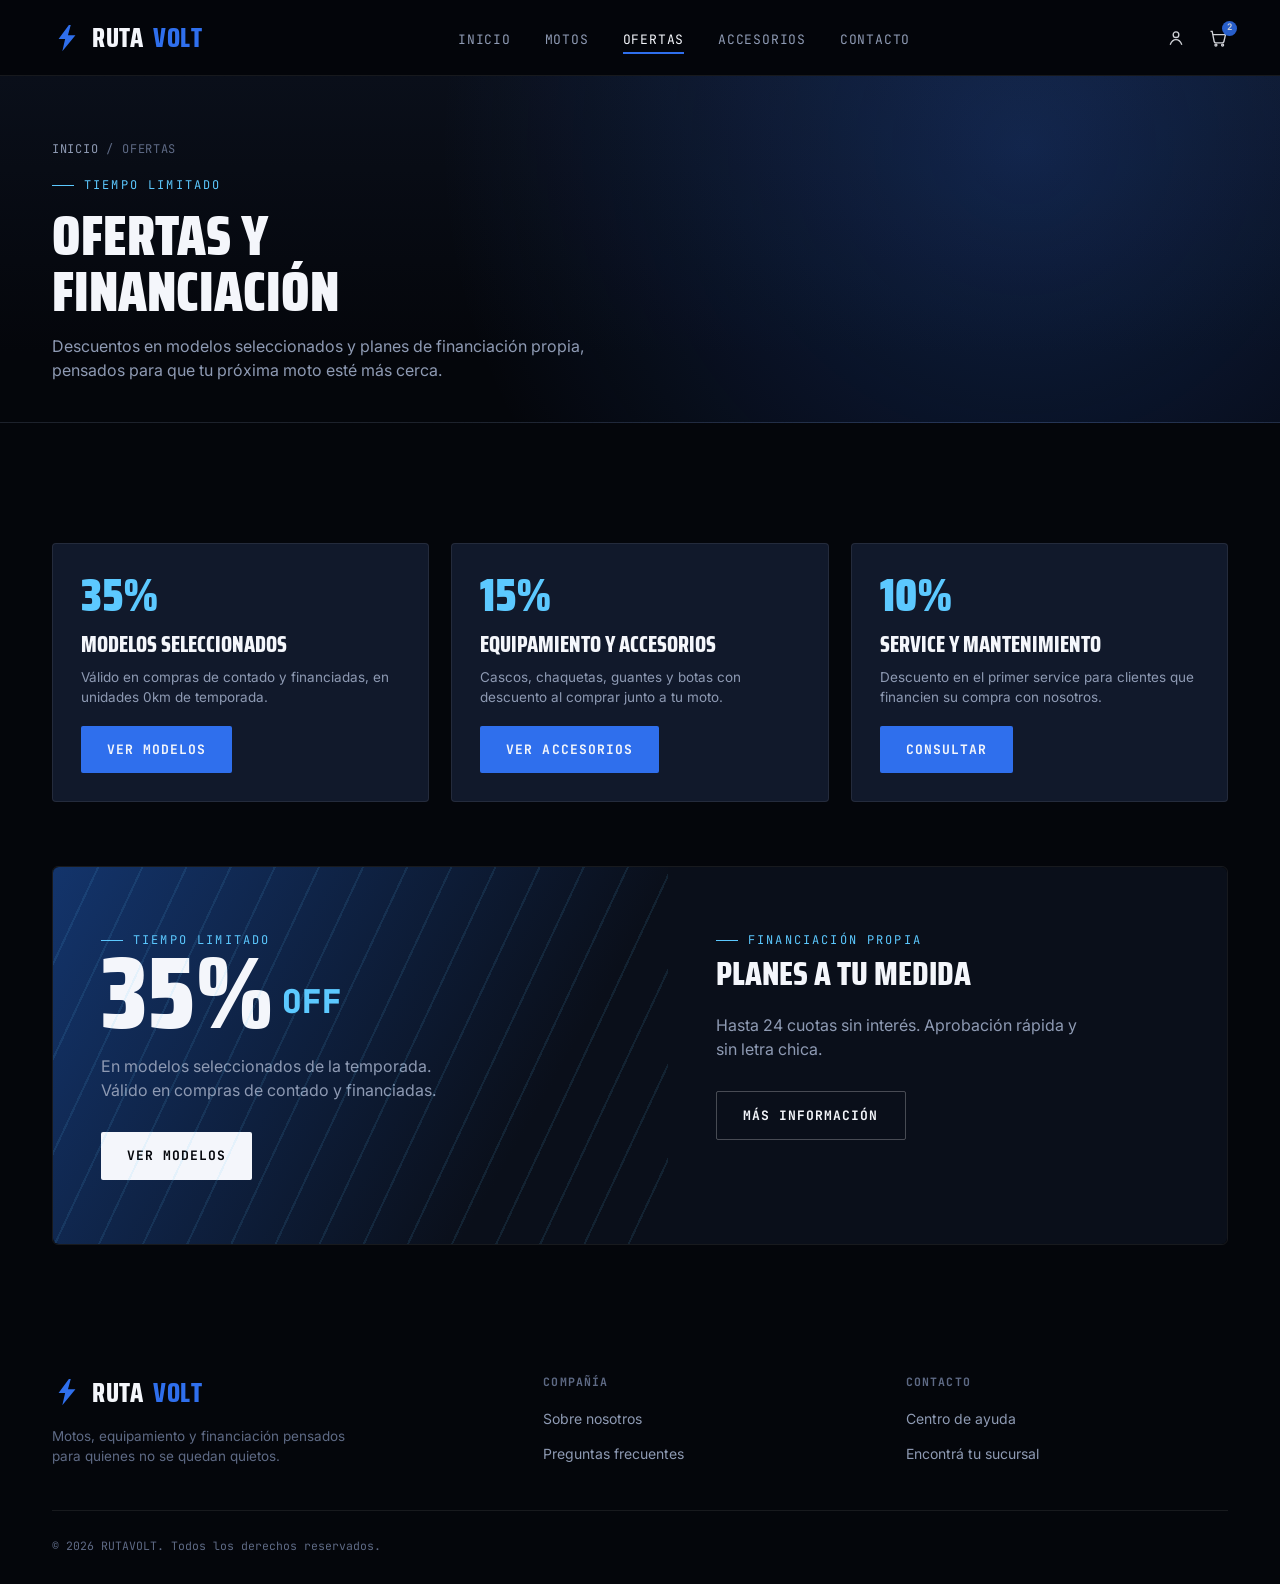
<file: ofertas.html>
<!DOCTYPE html>
<html lang="es">
<head>
<meta charset="UTF-8">
<meta name="viewport" content="width=device-width, initial-scale=1.0">
<title>Ofertas — RUTAVOLT</title>
<link rel="preconnect" href="https://fonts.googleapis.com">
<link rel="preconnect" href="https://fonts.gstatic.com" crossorigin>
<link href="https://fonts.googleapis.com/css2?family=Saira+Condensed:wght@600;700;800;900&family=Inter:wght@400;500;600;700&family=JetBrains+Mono:wght@500;700&display=swap" rel="stylesheet">
<link rel="stylesheet" href="css/style.css">
</head>
<body>

<header>
  <div class="wrap nav-row">
    <a href="index.html" class="logo">
      <svg class="mark" viewBox="0 0 32 32" fill="none" xmlns="http://www.w3.org/2000/svg">
        <path d="M18 2 7 17h7l-3 13 14-17h-8l3-11z" fill="#2F6FED"/>
      </svg>
      RUTA<span>VOLT</span>
    </a>
    <nav class="primary-nav">
      <ul>
        <li><a href="index.html">Inicio</a></li>
        <li><a href="catalogo.html">Motos</a></li>
        <li><a href="ofertas.html" class="active">Ofertas</a></li>
        <li><a href="equipamiento.html">Accesorios</a></li>
        <li><a href="index.html#contacto">Contacto</a></li>
      </ul>
    </nav>
    <div class="nav-icons">
      <a href="#" aria-label="Cuenta">
        <svg viewBox="0 0 24 24" fill="none" stroke="currentColor" stroke-width="1.6"><circle cx="12" cy="8" r="3.4"/><path d="M5 20c1.6-4 4.2-6 7-6s5.4 2 7 6"/></svg>
      </a>
      <a href="#" class="cart-wrap" aria-label="Carrito">
        <svg viewBox="0 0 24 24" fill="none" stroke="currentColor" stroke-width="1.6"><path d="M3 4h2l2.4 12.2a2 2 0 0 0 2 1.6h7.7a2 2 0 0 0 2-1.6L21 8H6"/><circle cx="9.5" cy="20.5" r="1.2"/><circle cx="17.5" cy="20.5" r="1.2"/></svg>
        <span class="cart-badge">2</span>
      </a>
    </div>
  </div>
</header>

<section class="page-hero">
  <div class="wrap">
    <div class="breadcrumb"><a href="index.html">Inicio</a> / <span>Ofertas</span></div>
    <span class="eyebrow">Tiempo limitado</span>
    <h1>Ofertas y<br>financiación</h1>
    <p class="lede">Descuentos en modelos seleccionados y planes de financiación propia, pensados para que tu próxima moto esté más cerca.</p>
  </div>
</section>

<section class="grid-section">
  <div class="wrap">
    <div class="offers-grid">
      <div class="offer-card">
        <div class="pct">35%</div>
        <h4>Modelos seleccionados</h4>
        <p>Válido en compras de contado y financiadas, en unidades 0km de temporada.</p>
        <a href="catalogo.html" class="btn btn-primary">Ver modelos</a>
      </div>
      <div class="offer-card">
        <div class="pct">15%</div>
        <h4>Equipamiento y accesorios</h4>
        <p>Cascos, chaquetas, guantes y botas con descuento al comprar junto a tu moto.</p>
        <a href="equipamiento.html" class="btn btn-primary">Ver accesorios</a>
      </div>
      <div class="offer-card">
        <div class="pct">10%</div>
        <h4>Service y mantenimiento</h4>
        <p>Descuento en el primer service para clientes que financien su compra con nosotros.</p>
        <a href="index.html#contacto" class="btn btn-primary">Consultar</a>
      </div>
    </div>

    <div class="promo" id="financiacion" style="margin-top:64px; border:1px solid var(--hairline); border-radius:6px;">
      <div class="promo-cell offer" style="border-radius:6px 0 0 6px;">
        <span class="eyebrow">Tiempo limitado</span>
        <div class="big-num">35%<span>OFF</span></div>
        <p>En modelos seleccionados de la temporada. Válido en compras de contado y financiadas.</p>
        <a href="catalogo.html" class="btn btn-light">Ver modelos</a>
      </div>
      <div class="promo-cell finance" style="border-radius:0 6px 6px 0;">
        <span class="eyebrow">Financiación propia</span>
        <h3>Planes a tu medida</h3>
        <p>Hasta 24 cuotas sin interés. Aprobación rápida y sin letra chica.</p>
        <a href="index.html#contacto" class="btn btn-ghost">Más información</a>
      </div>
    </div>
  </div>
</section>

<footer class="site-footer">
  <div class="wrap">
    <div class="foot-grid">
      <div>
        <a href="index.html" class="logo">
          <svg class="mark" viewBox="0 0 32 32" fill="none" xmlns="http://www.w3.org/2000/svg">
            <path d="M18 2 7 17h7l-3 13 14-17h-8l3-11z" fill="#2F6FED"/>
          </svg>
          RUTA<span style="color:#2F6FED">VOLT</span>
        </a>
        <p>Motos, equipamiento y financiación pensados para quienes no se quedan quietos.</p>
      </div>
      <div class="foot-col">
        <h5>Compañía</h5>
        <ul>
          <li><a href="#">Sobre nosotros</a></li>
          <li><a href="#">Preguntas frecuentes</a></li>
        </ul>
      </div>
      <div class="foot-col">
        <h5>Contacto</h5>
        <ul>
          <li><a href="#">Centro de ayuda</a></li>
          <li><a href="#">Encontrá tu sucursal</a></li>
        </ul>
      </div>
    </div>
    <div class="foot-bottom">
      <p>© 2026 RUTAVOLT. Todos los derechos reservados.</p>
    </div>
  </div>
</footer>

</body>
</html>
</file>
<file: css/style.css>
:root{
    --black: #04060B;
    --black-soft: #0A0F1A;
    --surface: #11192B;
    --surface-2: #16213A;
    --line: #24325500;
    --hairline: rgba(255,255,255,0.08);
    --blue: #2F6FED;
    --blue-deep: #13346B;
    --blue-glow: #5CC9FF;
    --white: #F4F6FB;
    --muted: #8E9AB3;
    --muted-soft: #5E6A85;

    --font-display: "Saira Condensed", sans-serif;
    --font-body: "Inter", sans-serif;
    --font-mono: "JetBrains Mono", monospace;
  }

  *{ box-sizing:border-box; margin:0; padding:0; }
  html{ scroll-behavior:smooth; }
  body{
    background:var(--black);
    color:var(--white);
    font-family:var(--font-body);
    line-height:1.5;
    -webkit-font-smoothing:antialiased;
  }
  img,svg{ display:block; max-width:100%; }
  a{ color:inherit; text-decoration:none; }
  ul{ list-style:none; }
  .wrap{
    max-width:1240px;
    margin-inline:auto;
    padding-inline:32px;
  }
  ::selection{ background:var(--blue); color:var(--white); }

  /* ---------- Reusable bits ---------- */
  .eyebrow{
    font-family:var(--font-mono);
    font-size:12px;
    letter-spacing:.18em;
    text-transform:uppercase;
    color:var(--blue-glow);
    display:flex;
    align-items:center;
    gap:10px;
  }
  .eyebrow::before{
    content:"";
    width:22px; height:1px;
    background:var(--blue-glow);
  }
  .section-head{
    display:flex;
    align-items:flex-end;
    justify-content:space-between;
    gap:24px;
    margin-bottom:36px;
    flex-wrap:wrap;
  }
  .section-head h2{
    font-family:var(--font-display);
    font-weight:800;
    font-size:clamp(30px,4vw,44px);
    text-transform:uppercase;
    letter-spacing:.01em;
    line-height:1;
  }
  .btn{
    display:inline-flex;
    align-items:center;
    gap:10px;
    font-family:var(--font-mono);
    font-weight:700;
    font-size:13px;
    letter-spacing:.08em;
    text-transform:uppercase;
    padding:14px 26px;
    border-radius:2px;
    transition:transform .15s ease, background .15s ease, color .15s ease;
  }
  .btn-primary{
    background:var(--blue);
    color:var(--white);
  }
  .btn-primary:hover{ background:var(--blue-glow); color:var(--black); transform:translateY(-2px); }
  .btn-ghost{
    background:transparent;
    border:1px solid rgba(255,255,255,0.25);
    color:var(--white);
  }
  .btn-ghost:hover{ border-color:var(--blue-glow); color:var(--blue-glow); transform:translateY(-2px); }
  .btn-light{
    background:var(--white);
    color:var(--black);
  }
  .btn-light:hover{ background:var(--blue-glow); transform:translateY(-2px); }

  .corner-frame{ position:relative; }
  .corner-frame::before,
  .corner-frame::after{
    content:"";
    position:absolute;
    width:14px; height:14px;
    border:2px solid var(--blue-glow);
    opacity:0;
    transition:opacity .2s ease;
  }
  .corner-frame::before{ top:10px; left:10px; border-right:none; border-bottom:none; }
  .corner-frame::after{ bottom:10px; right:10px; border-left:none; border-top:none; }
  .corner-frame:hover::before,
  .corner-frame:hover::after{ opacity:1; }

  /* ---------- Header ---------- */
  header{
    position:sticky; top:0; z-index:50;
    background:rgba(4,6,11,0.92);
    backdrop-filter:blur(10px);
    border-bottom:1px solid var(--hairline);
  }
  .nav-row{
    display:flex;
    align-items:center;
    justify-content:space-between;
    padding-block:18px;
    gap:24px;
  }
  .logo{
    display:flex;
    align-items:center;
    gap:10px;
    font-family:var(--font-display);
    font-weight:800;
    font-size:26px;
    letter-spacing:.02em;
    text-transform:uppercase;
    white-space:nowrap;
  }
  .logo span{ color:var(--blue); }
  .logo .mark{ width:30px; height:30px; flex:none; }
  nav.primary-nav ul{
    display:flex;
    gap:34px;
  }
  nav.primary-nav a{
    font-family:var(--font-mono);
    font-size:13px;
    letter-spacing:.06em;
    text-transform:uppercase;
    color:var(--muted);
    position:relative;
    padding-bottom:6px;
    transition:color .15s ease;
  }
  nav.primary-nav a:hover{ color:var(--white); }
  nav.primary-nav a.active{ color:var(--white); }
  nav.primary-nav a.active::after{
    content:""; position:absolute; left:0; right:0; bottom:0;
    height:2px; background:var(--blue);
  }
  .nav-icons{ display:flex; align-items:center; gap:22px; }
  .nav-icons a{ width:20px; height:20px; color:var(--white); opacity:.85; }
  .nav-icons a:hover{ opacity:1; color:var(--blue-glow); }
  .cart-wrap{ position:relative; }
  .cart-badge{
    position:absolute; top:-7px; right:-9px;
    background:var(--blue);
    color:var(--white);
    font-family:var(--font-mono);
    font-size:9px; font-weight:700;
    width:15px; height:15px;
    border-radius:50%;
    display:flex; align-items:center; justify-content:center;
  }

  /* ---------- Hero ---------- */
  .hero{
    position:relative;
    overflow:hidden;
    background:
      radial-gradient(circle at 78% 30%, rgba(47,111,237,0.30), transparent 55%),
      linear-gradient(180deg, var(--black-soft), var(--black) 70%);
    border-bottom:1px solid var(--hairline);
  }
  .hero::before{
    content:"";
    position:absolute; inset:0;
    background-image:
      linear-gradient(rgba(92,201,255,0.06) 1px, transparent 1px),
      linear-gradient(90deg, rgba(92,201,255,0.06) 1px, transparent 1px);
    background-size:46px 46px;
    mask-image:linear-gradient(180deg, black, transparent 75%);
    pointer-events:none;
  }
  .hero-grid{
    position:relative;
    display:grid;
    grid-template-columns:1.05fr 1fr;
    align-items:center;
    gap:40px;
    padding-block:84px 64px;
  }
  .hero h1{
    font-family:var(--font-display);
    font-weight:900;
    font-size:clamp(46px,6.4vw,80px);
    line-height:.94;
    text-transform:uppercase;
    letter-spacing:.005em;
    margin-block:18px 22px;
  }
  .hero h1 em{
    font-style:normal;
    color:var(--blue-glow);
  }
  .hero p.lede{
    color:var(--muted);
    font-size:17px;
    max-width:420px;
    margin-bottom:34px;
  }
  .hero-ctas{ display:flex; gap:16px; flex-wrap:wrap; }
  .hero-stats{
    display:flex;
    gap:34px;
    margin-top:54px;
    padding-top:28px;
    border-top:1px solid var(--hairline);
  }
  .hero-stats div b{
    display:block;
    font-family:var(--font-display);
    font-weight:800;
    font-size:30px;
    color:var(--white);
  }
  .hero-stats div span{
    font-family:var(--font-mono);
    font-size:11px;
    letter-spacing:.06em;
    text-transform:uppercase;
    color:var(--muted-soft);
  }
  .hero-art{
    position:relative;
    display:flex;
    align-items:center;
    justify-content:center;
  }
  .hero-art .glow{
    position:absolute;
    width:420px; height:420px;
    background:radial-gradient(circle, rgba(47,111,237,.45), transparent 70%);
    filter:blur(10px);
  }
  .hero-art svg{ position:relative; width:100%; max-width:560px; }
  .speed-lines{
    position:absolute; inset:0;
    background-image:repeating-linear-gradient(
      115deg, rgba(92,201,255,0.10) 0px, rgba(92,201,255,0.10) 2px,
      transparent 2px, transparent 46px
    );
    mask-image:radial-gradient(circle at 70% 50%, black, transparent 70%);
  }

  /* ---------- Carousel (CSS-only) ---------- */
  .carousel{ position:relative; }
  .carousel-track{
    display:flex;
    gap:24px;
    overflow-x:auto;
    scroll-snap-type:x mandatory;
    scroll-padding-left:4px;
    padding-bottom:8px;
    scrollbar-width:none;
  }
  .carousel-track::-webkit-scrollbar{ display:none; }
  .carousel-track > *{
    scroll-snap-align:start;
    flex:0 0 auto;
  }
  .carousel-nav{ display:flex; gap:10px; }
  .car-btn{
    width:42px; height:42px;
    border:1px solid rgba(255,255,255,0.18);
    border-radius:50%;
    display:flex; align-items:center; justify-content:center;
    color:var(--white);
    transition:border-color .15s ease, background .15s ease, color .15s ease;
  }
  .car-btn:hover{ border-color:var(--blue); background:var(--blue); }
  .car-btn svg{ width:16px; height:16px; }
  .carousel-dots{
    display:flex; gap:8px;
    justify-content:center;
    margin-top:22px;
  }
  .carousel-dots a{
    width:7px; height:7px;
    border-radius:50%;
    background:rgba(255,255,255,0.2);
    transition:background .15s ease, width .15s ease;
  }
  .carousel-dots a:hover{ background:var(--blue-glow); }

  /* ---------- Modelos Populares ---------- */
  .modelos{ padding-block:96px; background:var(--black); }
  .model-card{
    width:280px;
    background:var(--surface);
    border:1px solid var(--hairline);
    border-radius:4px;
    overflow:hidden;
    transition:border-color .2s ease, transform .2s ease;
  }
  .model-card:hover{ border-color:rgba(47,111,237,0.5); transform:translateY(-4px); }
  .model-card .art{
    height:180px;
    display:flex; align-items:center; justify-content:center;
    background:
      linear-gradient(160deg, var(--surface-2), var(--black-soft));
    position:relative;
  }
  .model-card .art svg{ width:65%; color:var(--white); }
  .model-card:hover .art svg{ color:var(--blue-glow); }
  .model-card .art svg{ transition:color .2s ease; }
  .model-card .tag{
    position:absolute; top:12px; left:12px;
    font-family:var(--font-mono);
    font-size:10px; letter-spacing:.08em;
    color:var(--blue-glow);
    border:1px solid rgba(92,201,255,0.4);
    padding:3px 8px; border-radius:2px;
    text-transform:uppercase;
  }
  .model-card .body{ padding:22px; }
  .model-card h3{
    font-family:var(--font-display);
    font-weight:800;
    font-size:24px;
    text-transform:uppercase;
    margin-bottom:6px;
  }
  .model-card p{
    color:var(--muted);
    font-size:13.5px;
    margin-bottom:18px;
    min-height:38px;
  }
  .model-card .row{
    display:flex; align-items:center; justify-content:space-between;
  }
  .more-link{
    font-family:var(--font-mono);
    font-size:12px; letter-spacing:.06em;
    text-transform:uppercase;
    color:var(--white);
    display:inline-flex; align-items:center; gap:6px;
  }
  .more-link svg{ width:13px; height:13px; transition:transform .15s ease; }
  .model-card:hover .more-link svg{ transform:translateX(4px); color:var(--blue-glow); }

  /* ---------- Promo split ---------- */
  .promo{
    display:grid;
    grid-template-columns:1.1fr 1fr;
    border-block:1px solid var(--hairline);
  }
  .promo-cell{
    padding:64px 48px;
    position:relative;
    overflow:hidden;
  }
  .promo-cell.offer{
    background:linear-gradient(120deg, var(--blue-deep), var(--black-soft) 75%);
  }
  .promo-cell.offer::after{
    content:"";
    position:absolute; inset:0;
    background-image:repeating-linear-gradient(
      115deg, rgba(92,201,255,0.10) 0px, rgba(92,201,255,0.10) 2px,
      transparent 2px, transparent 40px
    );
  }
  .promo-cell.finance{ background:var(--black-soft); }
  .promo-cell h3{
    font-family:var(--font-display);
    font-weight:800;
    font-size:clamp(26px,2.6vw,34px);
    text-transform:uppercase;
    margin-bottom:14px;
    position:relative;
  }
  .promo-cell .big-num{
    font-family:var(--font-display);
    font-weight:900;
    font-size:clamp(64px,8vw,104px);
    line-height:.85;
    color:var(--white);
    position:relative;
    margin-bottom:18px;
  }
  .promo-cell .big-num span{
    font-size:.32em;
    font-family:var(--font-mono);
    color:var(--blue-glow);
    vertical-align:middle;
    margin-left:8px;
  }
  .promo-cell p{ color:var(--muted); max-width:380px; margin-bottom:30px; position:relative; }

  /* ---------- Equipamiento ---------- */
  .gear{ padding-block:96px; background:var(--black-soft); border-block:1px solid var(--hairline); }
  .gear-card{
    width:230px;
    text-align:left;
  }
  .gear-card .art{
    height:200px;
    background:var(--surface);
    border:1px solid var(--hairline);
    border-radius:4px;
    display:flex; align-items:center; justify-content:center;
    margin-bottom:16px;
    transition:border-color .2s ease, transform .2s ease;
  }
  .gear-card:hover .art{ border-color:rgba(47,111,237,0.5); transform:translateY(-4px); }
  .gear-card .art svg{ width:58%; color:var(--muted); transition:color .2s ease; }
  .gear-card:hover .art svg{ color:var(--blue-glow); }
  .gear-card h4{
    font-family:var(--font-display);
    font-weight:700;
    font-size:21px;
    text-transform:uppercase;
    margin-bottom:4px;
  }
  .gear-card p{ font-size:12.5px; color:var(--muted-soft); margin-bottom:14px; }

  /* ---------- Testimonios + Newsletter ---------- */
  .lower{
    padding-block:96px;
    background:var(--black);
  }
  .lower .wrap{
    display:grid;
    grid-template-columns:1.15fr .85fr;
    gap:64px;
  }
  .testimonials{ display:flex; flex-direction:column; gap:18px; }
  .t-card{
    background:var(--surface);
    border:1px solid var(--hairline);
    border-left:2px solid var(--blue);
    padding:24px 26px;
    border-radius:2px;
  }
  .t-card .stars{ display:flex; gap:3px; margin-bottom:12px; color:var(--blue-glow); }
  .t-card .stars svg{ width:14px; height:14px; }
  .t-card p{ color:var(--white); font-size:15px; margin-bottom:14px; }
  .t-card footer{
    font-family:var(--font-mono);
    font-size:12px;
    color:var(--muted-soft);
    letter-spacing:.04em;
  }
  .newsletter{
    background:linear-gradient(150deg, var(--surface-2), var(--black-soft));
    border:1px solid var(--hairline);
    border-radius:4px;
    padding:40px 36px;
    display:flex;
    flex-direction:column;
    justify-content:center;
    position:relative;
    overflow:hidden;
  }
  .newsletter::before{
    content:"";
    position:absolute; top:-40px; right:-40px;
    width:160px; height:160px;
    background:radial-gradient(circle, rgba(47,111,237,.35), transparent 70%);
  }
  .newsletter h3{
    font-family:var(--font-display);
    font-weight:800;
    font-size:28px;
    text-transform:uppercase;
    margin-bottom:10px;
    position:relative;
  }
  .newsletter p{ color:var(--muted); margin-bottom:24px; font-size:14px; position:relative; max-width:340px; }
  .news-form{ display:flex; gap:0; position:relative; max-width:380px; }
  .news-form input{
    flex:1;
    background:var(--black-soft);
    border:1px solid rgba(255,255,255,0.15);
    border-right:none;
    color:var(--white);
    font-family:var(--font-body);
    font-size:14px;
    padding:14px 16px;
    border-radius:2px 0 0 2px;
  }
  .news-form input::placeholder{ color:var(--muted-soft); }
  .news-form input:focus{ outline:2px solid var(--blue); outline-offset:-2px; }
  .news-form button{
    border-radius:0 2px 2px 0;
    border:none;
    cursor:pointer;
  }
  .news-fine{
    font-family:var(--font-mono);
    font-size:10.5px;
    color:var(--muted-soft);
    margin-top:14px;
    position:relative;
  }

  /* ---------- Trust strip ---------- */
  .trust{
    background:var(--black-soft);
    border-top:1px solid var(--hairline);
    border-bottom:1px solid var(--hairline);
  }
  .trust .wrap{
    display:flex;
    flex-wrap:wrap;
    gap:36px;
    padding-block:30px;
    justify-content:space-between;
  }
  .trust-item{ display:flex; align-items:center; gap:12px; }
  .trust-item svg{ width:24px; height:24px; color:var(--blue-glow); flex:none; }
  .trust-item span{
    font-family:var(--font-mono);
    font-size:12.5px;
    letter-spacing:.03em;
    text-transform:uppercase;
    color:var(--muted);
  }

  /* ---------- Footer ---------- */
  footer.site-footer{ background:var(--black); padding-block:56px 30px; }
  .foot-grid{
    display:grid;
    grid-template-columns:1.4fr 1fr 1fr;
    gap:40px;
    margin-bottom:44px;
  }
  .foot-grid .logo{ margin-bottom:14px; }
  .foot-grid > div:first-child p{ color:var(--muted-soft); font-size:13.5px; max-width:300px; }
  .foot-col h5{
    font-family:var(--font-mono);
    font-size:11.5px;
    letter-spacing:.1em;
    text-transform:uppercase;
    color:var(--muted-soft);
    margin-bottom:16px;
  }
  .foot-col ul{ display:flex; flex-direction:column; gap:11px; }
  .foot-col a{ font-size:14px; color:var(--muted); transition:color .15s ease; }
  .foot-col a:hover{ color:var(--blue-glow); }
  .foot-bottom{
    display:flex;
    justify-content:space-between;
    align-items:center;
    flex-wrap:wrap;
    gap:16px;
    padding-top:26px;
    border-top:1px solid var(--hairline);
  }
  .foot-bottom p{ font-family:var(--font-mono); font-size:11.5px; color:var(--muted-soft); }
  .social{ display:flex; gap:14px; }
  .social a{
    width:34px; height:34px;
    border:1px solid var(--hairline);
    border-radius:50%;
    display:flex; align-items:center; justify-content:center;
    color:var(--muted);
    transition:all .15s ease;
  }
  .social a:hover{ border-color:var(--blue); color:var(--white); background:var(--blue); }
  .social svg{ width:15px; height:15px; }

  /* ---------- Responsive ---------- */
  @media (max-width:980px){
    .hero-grid{ grid-template-columns:1fr; padding-block:56px 40px; }
    .hero-art{ order:-1; }
    .hero-art svg{ max-width:380px; }
    .promo{ grid-template-columns:1fr; }
    .lower .wrap{ grid-template-columns:1fr; }
    .foot-grid{ grid-template-columns:1fr 1fr; }
    .foot-grid > div:first-child{ grid-column:1/-1; }
  }
  @media (max-width:720px){
    nav.primary-nav{ display:none; }
    .wrap{ padding-inline:20px; }
    .hero-stats{ gap:22px; flex-wrap:wrap; }
    .trust .wrap{ justify-content:flex-start; gap:24px; }
    .foot-grid{ grid-template-columns:1fr; }
  }

  /* ---------- Páginas internas (catálogo, ofertas, modelo, equipamiento) ---------- */
  .page-hero{
    padding-block:64px 40px;
    background:
      radial-gradient(circle at 80% 20%, rgba(47,111,237,0.25), transparent 55%),
      linear-gradient(180deg, var(--black-soft), var(--black) 80%);
    border-bottom:1px solid var(--hairline);
  }
  .breadcrumb{
    font-family:var(--font-mono);
    font-size:12px;
    letter-spacing:.06em;
    text-transform:uppercase;
    color:var(--muted-soft);
    display:flex; gap:8px; align-items:center;
    margin-bottom:18px;
  }
  .breadcrumb a{ color:var(--muted); transition:color .15s ease; }
  .breadcrumb a:hover{ color:var(--blue-glow); }
  .page-hero h1{
    font-family:var(--font-display);
    font-weight:900;
    font-size:clamp(34px,5vw,56px);
    text-transform:uppercase;
    line-height:1;
    margin-block:14px 14px;
  }
  .page-hero p.lede{ color:var(--muted); max-width:560px; font-size:16px; }

  .grid-section{ padding-block:72px; }
  .card-grid{
    display:grid;
    grid-template-columns:repeat(auto-fill,minmax(260px,1fr));
    gap:24px;
  }
  .model-card.link-card, .gear-card.link-card{ cursor:pointer; }
  a.model-card{ display:block; }
  a.gear-card{ display:block; }

  /* Ofertas */
  .offers-grid{
    display:grid;
    grid-template-columns:repeat(auto-fill,minmax(280px,1fr));
    gap:22px;
    margin-top:48px;
  }
  .offer-card{
    background:var(--surface);
    border:1px solid var(--hairline);
    border-radius:4px;
    padding:28px;
    position:relative;
    overflow:hidden;
  }
  .offer-card .pct{
    font-family:var(--font-display);
    font-weight:900;
    font-size:46px;
    color:var(--blue-glow);
    line-height:1;
  }
  .offer-card h4{
    font-family:var(--font-display);
    font-weight:800;
    font-size:22px;
    text-transform:uppercase;
    margin:10px 0 6px;
  }
  .offer-card p{ color:var(--muted); font-size:13.5px; margin-bottom:18px; }

  /* Detalle de modelo */
  .model-detail{
    display:grid;
    grid-template-columns:1.1fr 1fr;
    gap:56px;
    align-items:center;
    padding-block:72px;
  }
  .model-detail .art-box{
    background:linear-gradient(160deg, var(--surface-2), var(--black-soft));
    border:1px solid var(--hairline);
    border-radius:6px;
    padding:50px;
    display:flex; align-items:center; justify-content:center;
  }
  .model-detail .art-box svg{ width:100%; color:var(--blue-glow); }
  .model-detail h2{
    font-family:var(--font-display);
    font-weight:900;
    font-size:clamp(32px,4vw,48px);
    text-transform:uppercase;
    line-height:1;
    margin-bottom:16px;
  }
  .model-detail .desc{ color:var(--muted); margin-bottom:28px; max-width:460px; }
  .spec-grid{
    display:grid;
    grid-template-columns:1fr 1fr;
    gap:16px;
    margin-bottom:32px;
  }
  .spec-grid div{
    border-top:1px solid var(--hairline);
    padding-top:10px;
  }
  .spec-grid b{
    display:block;
    font-family:var(--font-display);
    font-weight:800;
    font-size:20px;
  }
  .spec-grid span{
    font-family:var(--font-mono);
    font-size:11px;
    letter-spacing:.06em;
    text-transform:uppercase;
    color:var(--muted-soft);
  }
  .model-tabs{
    display:flex; gap:10px; flex-wrap:wrap;
    margin-top:40px;
    padding-top:32px;
    border-top:1px solid var(--hairline);
  }
  .model-tab{
    font-family:var(--font-mono);
    font-size:12.5px;
    letter-spacing:.05em;
    text-transform:uppercase;
    padding:10px 18px;
    border:1px solid rgba(255,255,255,0.18);
    border-radius:2px;
    color:var(--muted);
    transition:all .15s ease;
  }
  .model-tab:hover, .model-tab.active{ border-color:var(--blue); color:var(--white); background:rgba(47,111,237,0.12); }

  /* Detalle de equipo */
  .gear-detail-grid{
    display:grid;
    grid-template-columns:repeat(auto-fill,minmax(300px,1fr));
    gap:28px;
  }
  .gear-detail-card{
    background:var(--surface);
    border:1px solid var(--hairline);
    border-radius:6px;
    padding:30px;
    scroll-margin-top:100px;
  }
  .gear-detail-card .art{
    height:160px;
    margin-bottom:18px;
    display:flex; align-items:center; justify-content:center;
    background:var(--black-soft);
    border-radius:4px;
  }
  .gear-detail-card .art svg{ width:50%; color:var(--blue-glow); }
  .gear-detail-card h3{
    font-family:var(--font-display);
    font-weight:800;
    font-size:24px;
    text-transform:uppercase;
    margin-bottom:8px;
  }
  .gear-detail-card p{ color:var(--muted); font-size:14px; margin-bottom:16px; }
  .gear-detail-card ul{ display:flex; flex-direction:column; gap:8px; margin-bottom:20px; }
  .gear-detail-card ul li{
    font-size:13px; color:var(--muted);
    padding-left:16px;
    position:relative;
  }
  .gear-detail-card ul li::before{
    content:"";
    position:absolute; left:0; top:7px;
    width:6px; height:6px;
    background:var(--blue-glow);
  }

  @media (max-width:900px){
    .model-detail{ grid-template-columns:1fr; }
  }
</file>
